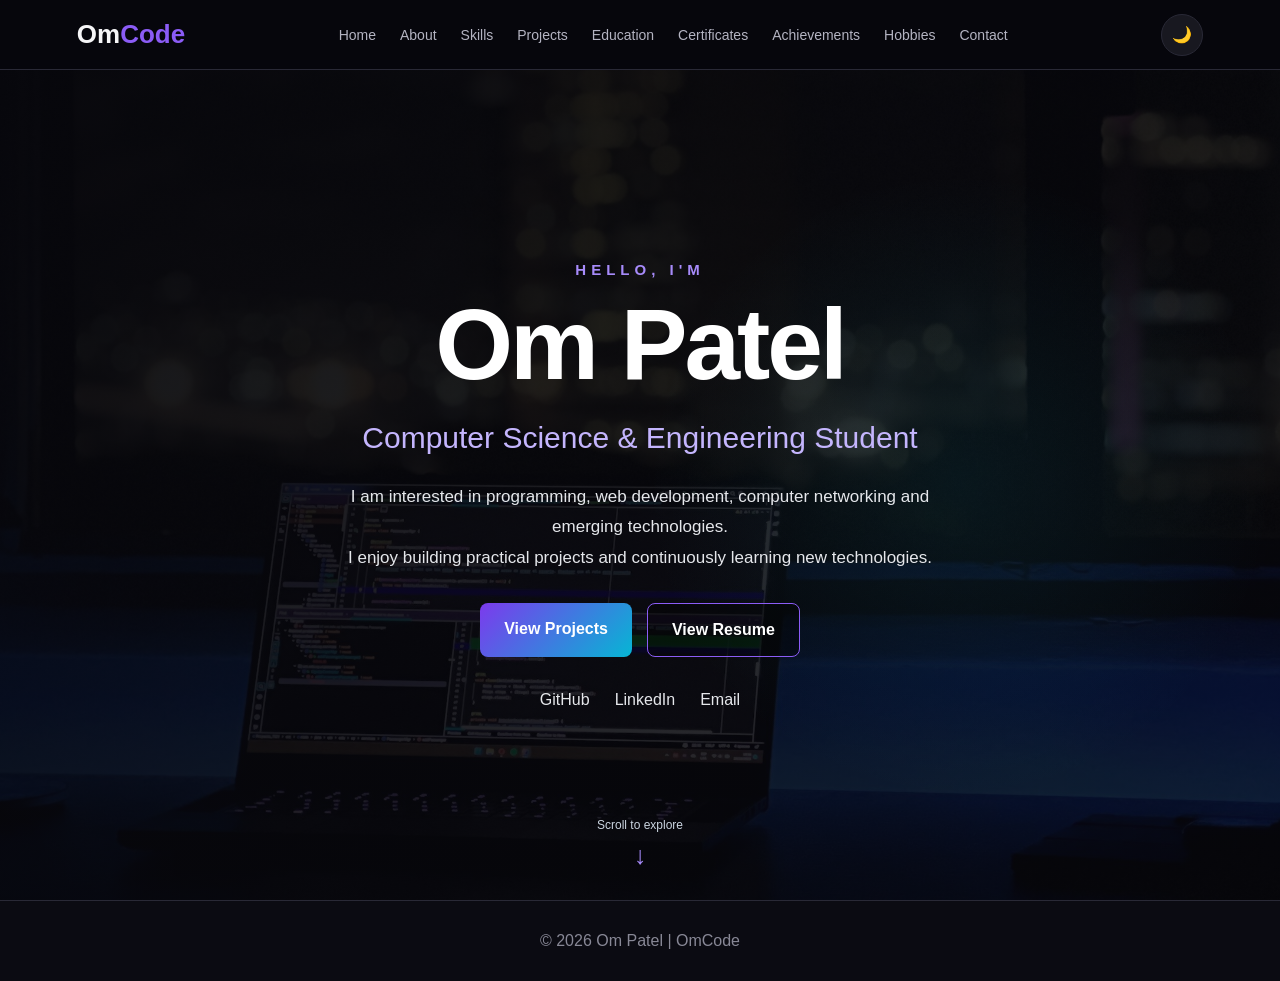
<file: index.html>
<!DOCTYPE html>
<html lang="en">

<head>

    <meta charset="UTF-8">

    <meta name="viewport"
          content="width=device-width, initial-scale=1.0">

    <meta name="description"
          content="Om Patel - Computer Science & Engineering Student Portfolio">

    <title>OmCode | Om Patel</title>

    <link rel="stylesheet" href="css/style.css">

</head>


<body>

<!-- ================= NAVBAR ================= -->

<header class="navbar">

    <a href="index.html" class="logo">
        Om<span>Code</span>
    </a>


    <button class="menu-btn"
            onclick="toggleMenu()">
        ☰
    </button>


    <nav>

        <ul class="nav-links" id="navLinks">

            <li>
                <a href="index.html">Home</a>
            </li>

            <li>
                <a href="about.html">About</a>
            </li>

            <li>
                <a href="skills.html">Skills</a>
            </li>

            <li>
                <a href="projects.html">Projects</a>
            </li>

            <li>
                <a href="education.html">Education</a>
            </li>

            <li>
                <a href="certificates.html">Certificates</a>
            </li>

            <li>
                <a href="achievements.html">Achievements</a>
            </li>

            <li>
                <a href="hobbies.html">Hobbies</a>
            </li>

            <li>
                <a href="contact.html">Contact</a>
            </li>

        </ul>

    </nav>


    <button class="theme-btn"
            onclick="toggleTheme()">
        🌙
    </button>

</header>



<!-- ================= HOME ================= -->

<main>

<section class="home">

    <!-- Background overlay -->

    <div class="home-overlay"></div>


    <div class="home-content">


        <p class="welcome">
            HELLO, I'M
        </p>


        <h1>
            Om Patel
        </h1>


        <h2>
            Computer Science & Engineering Student
        </h2>


        <p class="intro">

            I am interested in programming,
            web development, computer networking
            and emerging technologies.

            <br>

            I enjoy building practical projects
            and continuously learning new
            technologies.

        </p>


        <!-- BUTTONS -->

        <div class="home-buttons">

            <a href="projects.html"
               class="home-btn primary">
                View Projects
            </a>


            <a href="resume/Om_Patel_Resume.pdf"
               target="_blank"
               class="home-btn secondary">
                View Resume
            </a>

        </div>


        <!-- SOCIAL LINKS -->

        <div class="home-social">

            <a href="https://github.com/ompatel5426-cse"
               target="_blank">
                GitHub
            </a>


            <a href="https://www.linkedin.com/in/om-patel-691848372/"
               target="_blank">
                LinkedIn
            </a>


            <a href="om.patel.2862@gmail.com">
                Email
            </a>

        </div>


    </div>


    <!-- SCROLL INDICATOR -->

    <div class="scroll-down">

        <span>Scroll to explore</span>

        <div>↓</div>

    </div>


</section>

</main>



<!-- ================= FOOTER ================= -->

<footer>

    <p>
        © 2026 Om Patel | OmCode
    </p>

</footer>


<script src="js/script.js"></script>

</body>

</html>
</file>
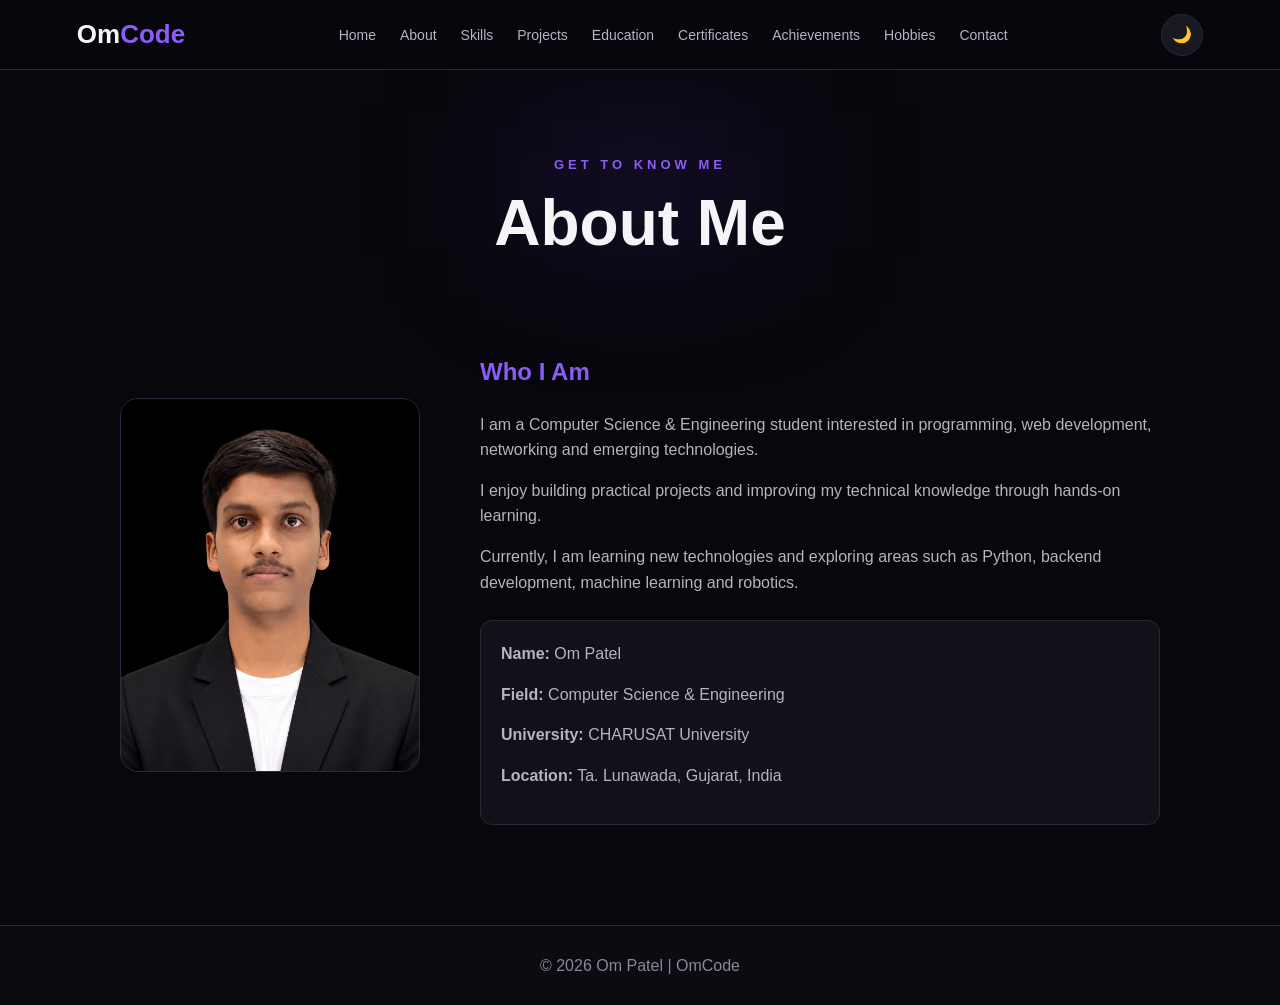
<file: about.html>
<!DOCTYPE html>
<html lang="en">
<head>

    <meta charset="UTF-8">
    <meta name="viewport" content="width=device-width, initial-scale=1.0">

    <title>About | OmCode</title>

    <link rel="stylesheet" href="css/style.css">

</head>

<body>

<header>
    <nav class="navbar">

        <a href="index.html" class="logo">
            Om<span>Code</span>
        </a>

        <button class="menu-btn" onclick="toggleMenu()">☰</button>

        <ul class="nav-links" id="navLinks">
            <li><a href="index.html">Home</a></li>
            <li><a href="about.html">About</a></li>
            <li><a href="skills.html">Skills</a></li>
            <li><a href="projects.html">Projects</a></li>
            <li><a href="education.html">Education</a></li>
            <li><a href="certificates.html">Certificates</a></li>
            <li><a href="achievements.html">Achievements</a></li>
            <li><a href="hobbies.html">Hobbies</a></li>
            <li><a href="contact.html">Contact</a></li>
        </ul>

        <button class="theme-btn" onclick="toggleTheme()">🌙</button>

    </nav>
</header>


<main>

<section class="page-header">

    <p class="small-title">GET TO KNOW ME</p>

    <h1>About Me</h1>

</section>


<section class="about-section">

    <div class="about-image">

        <img src="images/profile.jpg"
             alt="Om Patel">

    </div>


    <div class="about-text">

        <h2>Who I Am</h2>

        <p>
            I am a Computer Science & Engineering student
            interested in programming, web development,
            networking and emerging technologies.
        </p>

        <p>
            I enjoy building practical projects and
            improving my technical knowledge through
            hands-on learning.
        </p>

        <p>
            Currently, I am learning new technologies and
            exploring areas such as Python, backend
            development, machine learning and robotics.
        </p>


        <div class="about-details">

            <p><strong>Name:</strong> Om Patel</p>

            <p>
                <strong>Field:</strong>
                Computer Science & Engineering
            </p>

            <p>
                <strong>University:</strong>
                CHARUSAT University
            </p>

            <p>
                <strong>Location:</strong>
                Ta. Lunawada, Gujarat, India
            </p>

        </div>

    </div>

</section>

</main>


<footer>
    <p>© 2026 Om Patel | OmCode</p>
</footer>


<script src="js/script.js"></script>

</body>
</html>
</file>
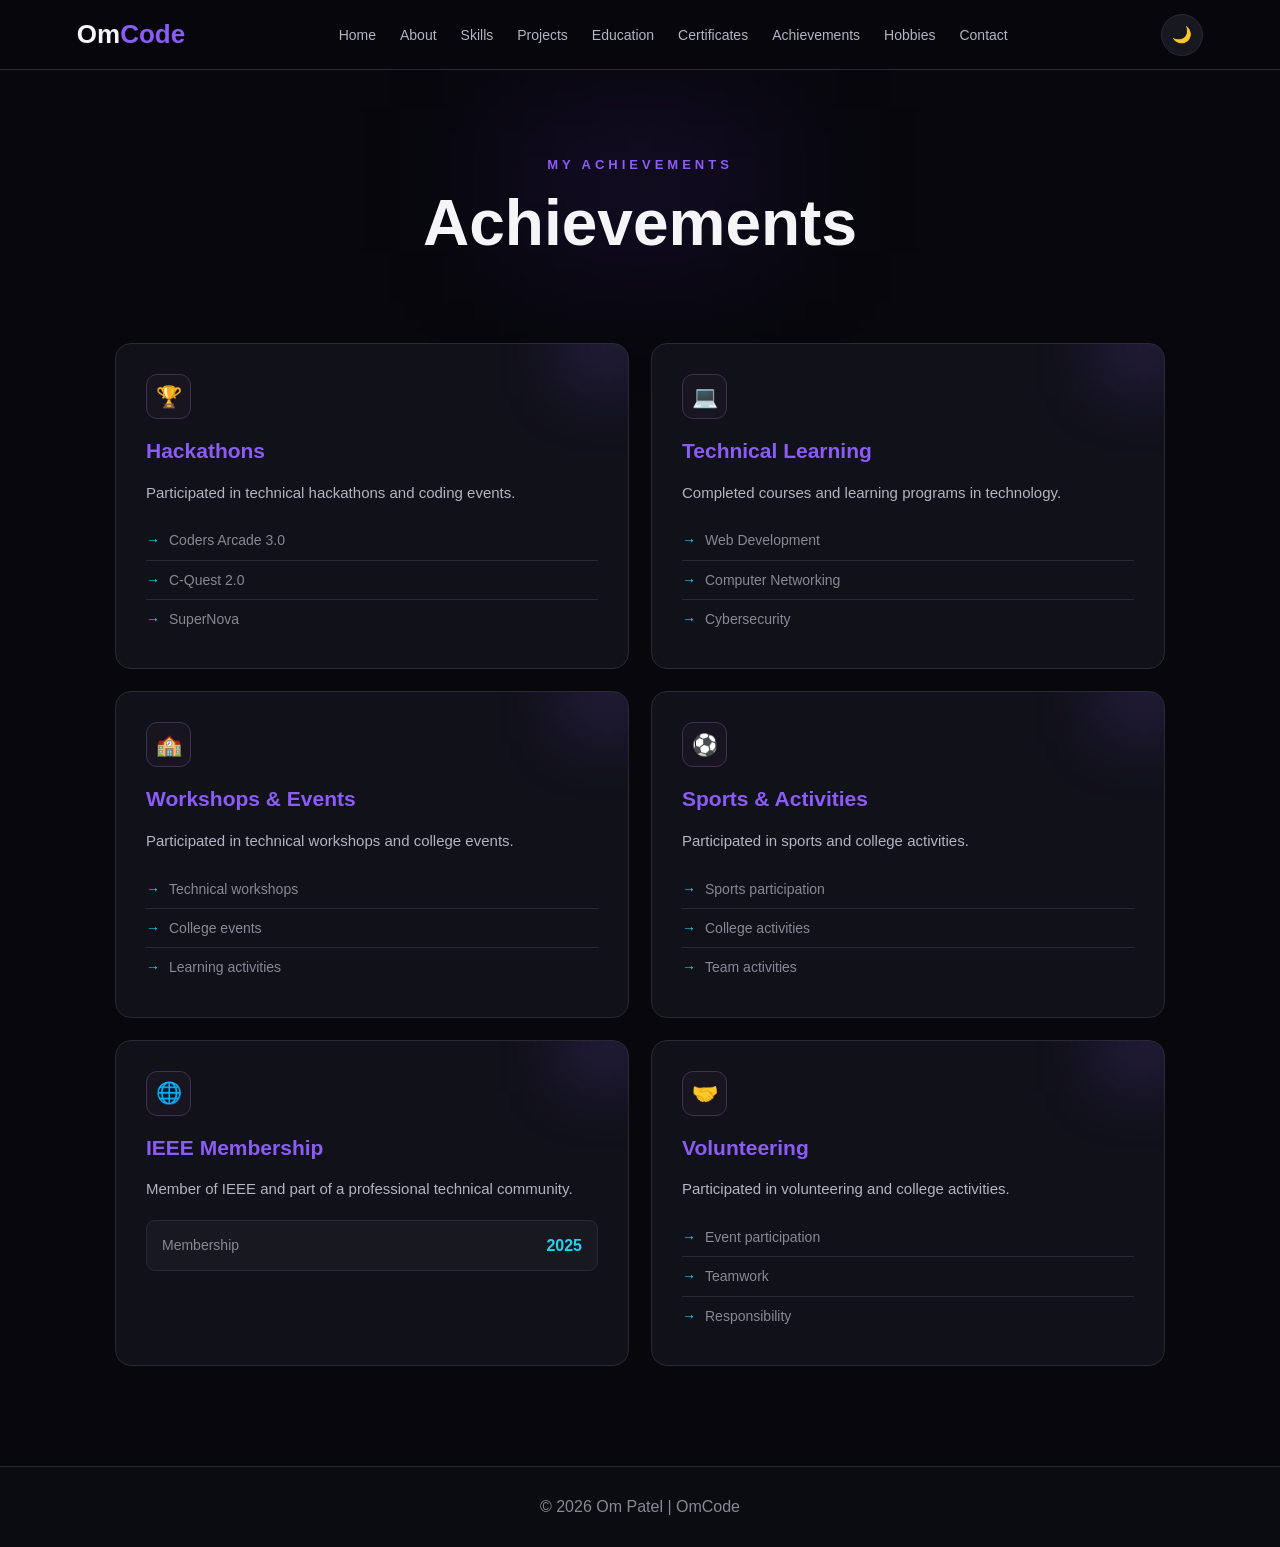
<file: achievements.html>
<!DOCTYPE html>
<html lang="en">

<head>

<meta charset="UTF-8">

<meta name="viewport"
      content="width=device-width, initial-scale=1.0">

<title>Achievements | OmCode</title>

<link rel="stylesheet"
      href="css/style.css">

</head>


<body>


<header>

<nav class="navbar">


<a href="index.html"
   class="logo">
   Om<span>Code</span>
</a>


<button class="menu-btn"
        onclick="toggleMenu()">☰</button>


<ul class="nav-links"
    id="navLinks">

<li><a href="index.html">Home</a></li>

<li><a href="about.html">About</a></li>

<li><a href="skills.html">Skills</a></li>

<li><a href="projects.html">Projects</a></li>

<li><a href="education.html">Education</a></li>

<li><a href="certificates.html">Certificates</a></li>

<li><a href="achievements.html">Achievements</a></li>

<li><a href="hobbies.html">Hobbies</a></li>

<li><a href="contact.html">Contact</a></li>

</ul>


<button class="theme-btn"
        onclick="toggleTheme()">🌙</button>


</nav>

</header>



<main>


<!-- PAGE HEADER -->

<section class="page-header">

<p class="small-title">
MY ACHIEVEMENTS
</p>

<h1>
Achievements
</h1>

</section>



<!-- ACHIEVEMENTS -->

<section class="achievement-grid">


    <!-- HACKATHONS -->

    <div class="achievement-card">

        <div class="achievement-icon">🏆</div>

        <h2>Hackathons</h2>

        <p class="achievement-intro">
            Participated in technical hackathons and coding events.
        </p>

        <ul>
            <li>Coders Arcade 3.0</li>
            <li>C-Quest 2.0</li>
            <li>SuperNova</li>
        </ul>

    </div>



    <!-- TECHNICAL LEARNING -->

    <div class="achievement-card">

        <div class="achievement-icon">💻</div>

        <h2>Technical Learning</h2>

        <p class="achievement-intro">
            Completed courses and learning programs in technology.
        </p>

        <ul>
            <li>Web Development</li>
            <li>Computer Networking</li>
            <li>Cybersecurity</li>
        </ul>

    </div>



    <!-- WORKSHOPS -->

    <div class="achievement-card">

        <div class="achievement-icon">🏫</div>

        <h2>Workshops & Events</h2>

        <p class="achievement-intro">
            Participated in technical workshops and college events.
        </p>

        <ul>
            <li>Technical workshops</li>
            <li>College events</li>
            <li>Learning activities</li>
        </ul>

    </div>



    <!-- SPORTS -->

    <div class="achievement-card">

        <div class="achievement-icon">⚽</div>

        <h2>Sports & Activities</h2>

        <p class="achievement-intro">
            Participated in sports and college activities.
        </p>

        <ul>
            <li>Sports participation</li>
            <li>College activities</li>
            <li>Team activities</li>
        </ul>

    </div>



    <!-- IEEE -->

    <div class="achievement-card">

        <div class="achievement-icon">🌐</div>

        <h2>IEEE Membership</h2>

        <p class="achievement-intro">
            Member of IEEE and part of a professional technical community.
        </p>

        <div class="achievement-info">
            <span>Membership</span>
            <strong>2025</strong>
        </div>

    </div>



    <!-- VOLUNTEERING -->

    <div class="achievement-card">

        <div class="achievement-icon">🤝</div>

        <h2>Volunteering</h2>

        <p class="achievement-intro">
            Participated in volunteering and college activities.
        </p>

        <ul>
            <li>Event participation</li>
            <li>Teamwork</li>
            <li>Responsibility</li>
        </ul>

    </div>


</section>

</main>



<footer>

<p>
© 2026 Om Patel | OmCode
</p>

</footer>


<script src="js/script.js"></script>

</body>

</html>
</file>
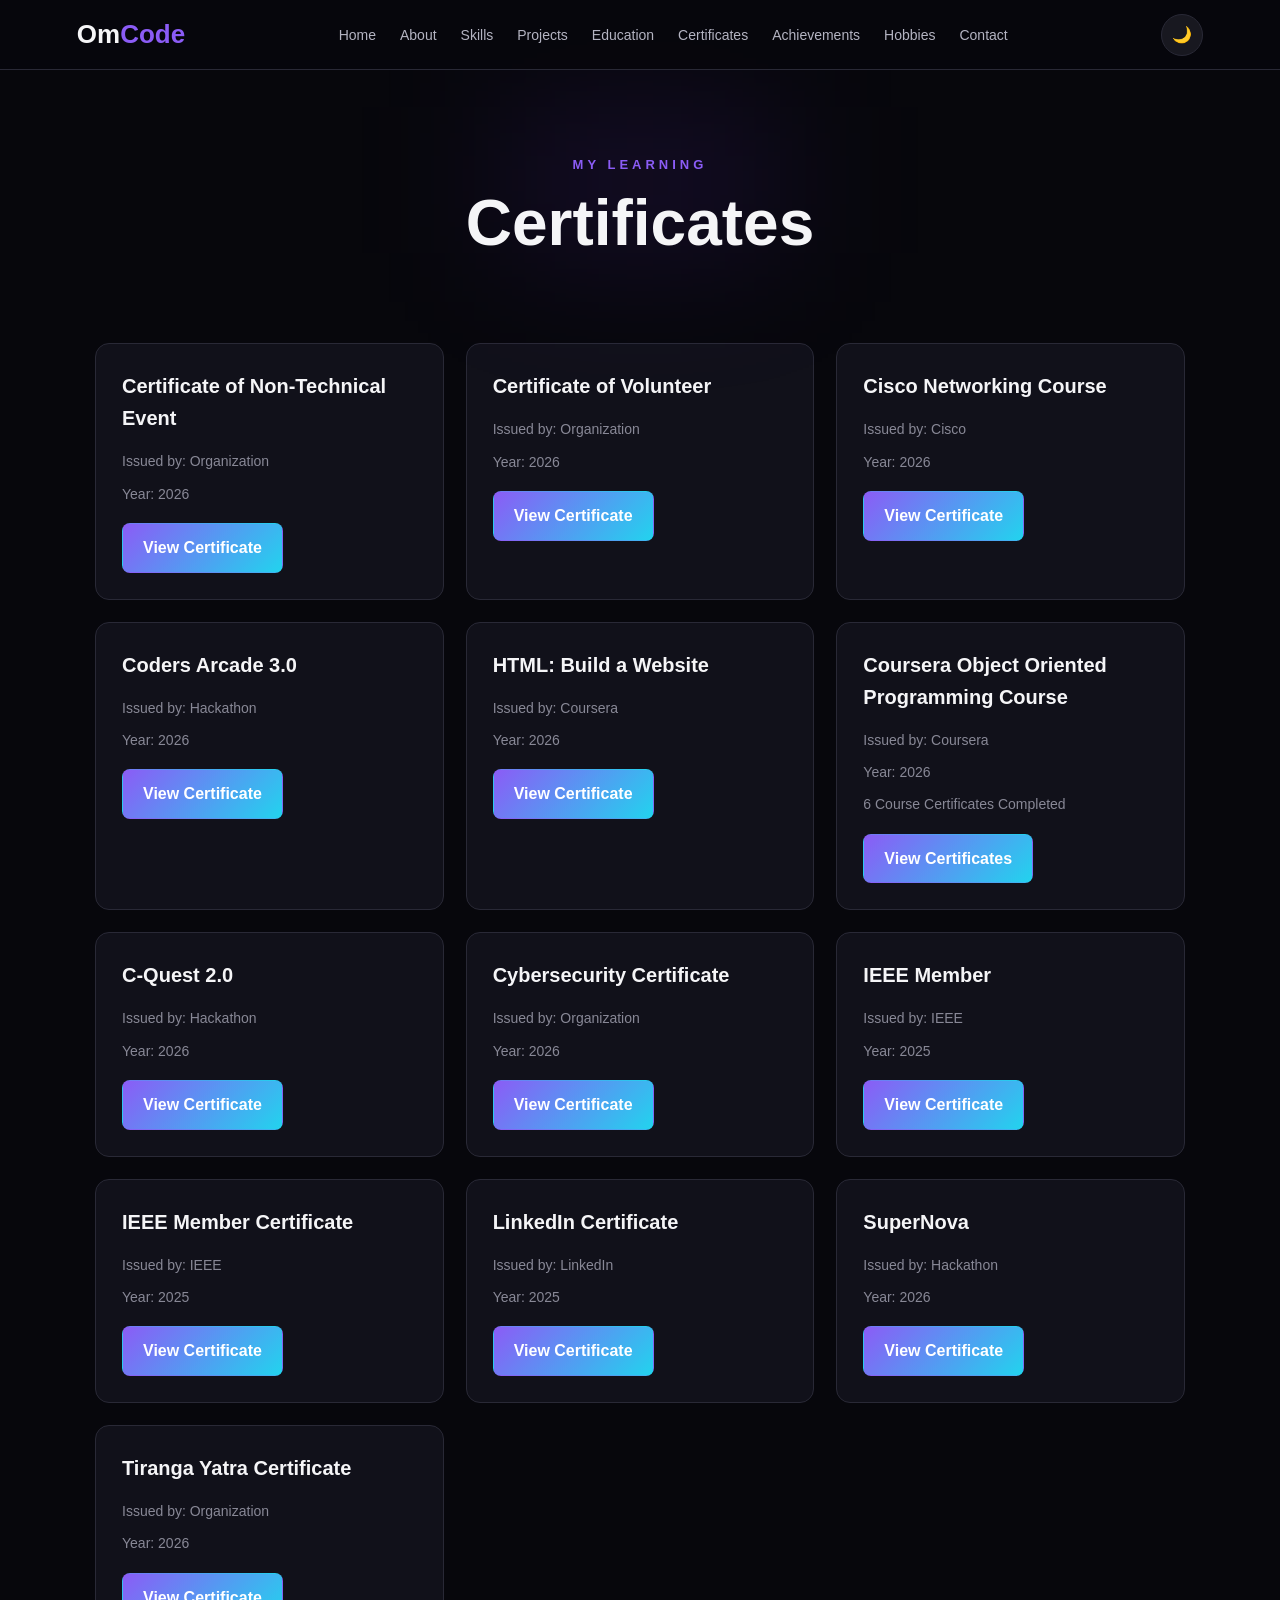
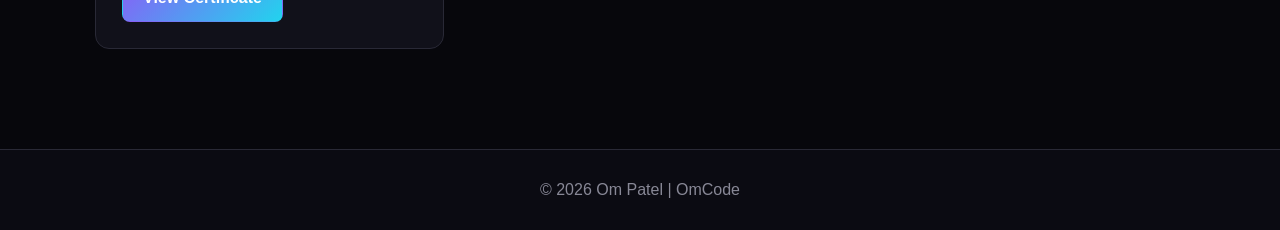
<file: certificates.html>
<!DOCTYPE html>
<html lang="en">

<head>

<meta charset="UTF-8">

<meta name="viewport"
      content="width=device-width, initial-scale=1.0">

<title>Certificates | OmCode</title>

<link rel="stylesheet"
      href="css/style.css">

</head>


<body>


<header>

<nav class="navbar">

<a href="index.html"
   class="logo">
   Om<span>Code</span>
</a>


<button class="menu-btn"
        onclick="toggleMenu()">☰</button>


<ul class="nav-links"
    id="navLinks">

<li><a href="index.html">Home</a></li>
<li><a href="about.html">About</a></li>
<li><a href="skills.html">Skills</a></li>
<li><a href="projects.html">Projects</a></li>
<li><a href="education.html">Education</a></li>
<li><a href="certificates.html">Certificates</a></li>
<li><a href="achievements.html">Achievements</a></li>
<li><a href="hobbies.html">Hobbies</a></li>
<li><a href="contact.html">Contact</a></li>

</ul>


<button class="theme-btn"
        onclick="toggleTheme()">🌙</button>

</nav>

</header>


<main>


<!-- PAGE HEADER -->

<section class="page-header">

<p class="small-title">MY LEARNING</p>

<h1>Certificates</h1>

</section>



<!-- CERTIFICATES -->

<section class="certificate-grid">


<!-- 1 -->

<div class="certificate-card">

<h2>Certificate of Non-Technical Event</h2>

<p>
   Issued by: Organization
</p>

<p>
   Year: 2026
</p>

<a href="certificates/non-technical-event.pdf"
   target="_blank"
   class="btn">
View Certificate
</a>

</div>



<!-- 2 -->

<div class="certificate-card">

<h2>Certificate of Volunteer</h2>

<p>
   Issued by: Organization
</p>

<p>
Year: 2026
</p>

<a href="certificates/volunteer.pdf"
   target="_blank"
   class="btn">
View Certificate
</a>

</div>



<!-- 3 -->

<div class="certificate-card">

<h2>Cisco Networking Course</h2>

<p>
Issued by: Cisco
</p>

<p>
Year: 2026
</p>

<a href="certificates/cisco-networking.pdf"
   target="_blank"
   class="btn">
View Certificate
</a>

</div>



<!-- 4 -->

<div class="certificate-card">

<h2>Coders Arcade 3.0</h2>

<p>
Issued by: Hackathon
</p>

<p>
Year: 2026
</p>

<a href="certificates/coders-arcade-3.pdf"
   target="_blank"
   class="btn">
View Certificate
</a>

</div>



<!-- 5 -->

<div class="certificate-card">

<h2>HTML: Build a Website</h2>

<p>
Issued by: Coursera
</p>

<p>
Year: 2026
</p>

<a href="certificates/coursera-html.pdf"
   target="_blank"
   class="btn">
View Certificate
</a>

</div>



<!-- 6 -->

<div class="certificate-card">

    <h2>Coursera Object Oriented Programming Course</h2>

    <p>Issued by: Coursera</p>

    <p>Year: 2026</p>

    <p>6 Course Certificates Completed</p>

    <button class="btn"
            onclick="openCourseraCertificates()">
        View Certificates
    </button>

</div>


<!-- 7 -->

<div class="certificate-card">

<h2>C-Quest 2.0</h2>

<p>
Issued by: Hackathon
</p>

<p>
Year: 2026
</p>

<a href="certificates/c-quest-2.pdf"
   target="_blank"
   class="btn">
View Certificate
</a>

</div>



<!-- 8 -->

<div class="certificate-card">

<h2>Cybersecurity Certificate</h2>

<p>
Issued by: Organization
</p>

<p>
Year: 2026
</p>

<a href="certificates/cybersecurity.pdf"
   target="_blank"
   class="btn">
View Certificate
</a>

</div>



<!-- 9 -->

<div class="certificate-card">

<h2>IEEE Member</h2>

<p>
Issued by: IEEE
</p>

<p>
Year: 2025
</p>

<a href="certificates/ieee-member.pdf"
   target="_blank"
   class="btn">
View Certificate
</a>

</div>



<!-- 10 -->

<div class="certificate-card">

<h2>IEEE Member Certificate</h2>

<p>
Issued by: IEEE
</p>

<p>
Year: 2025
</p>

<a href="certificates/ieee-member-2.pdf"
   target="_blank"
   class="btn">
View Certificate
</a>

</div>



<!-- 11 -->

<div class="certificate-card">

<h2>LinkedIn Certificate</h2>

<p>
Issued by: LinkedIn
</p>

<p>
Year: 2025
</p>

<a href="certificates/linkedin.pdf"
   target="_blank"
   class="btn">
View Certificate
</a>

</div>



<!-- 12 -->

<div class="certificate-card">

<h2>SuperNova</h2>

<p>
Issued by: Hackathon
</p>

<p>
Year: 2026
</p>

<a href="certificates/supernova.pdf"
   target="_blank"
   class="btn">
View Certificate
</a>

</div>



<!-- 13 -->

<div class="certificate-card">

<h2>Tiranga Yatra Certificate</h2>

<p>
Issued by: Organization
</p>

<p>
Year: 2026
</p>

<a href="certificates/tiranga-yatra.pdf"
   target="_blank"
   class="btn">
View Certificate
</a>

</div>


</section>

</main>



<footer>

<p>© 2026 Om Patel | OmCode</p>

</footer>


<script src="js/script.js"></script>

</body>

</html>
</file>
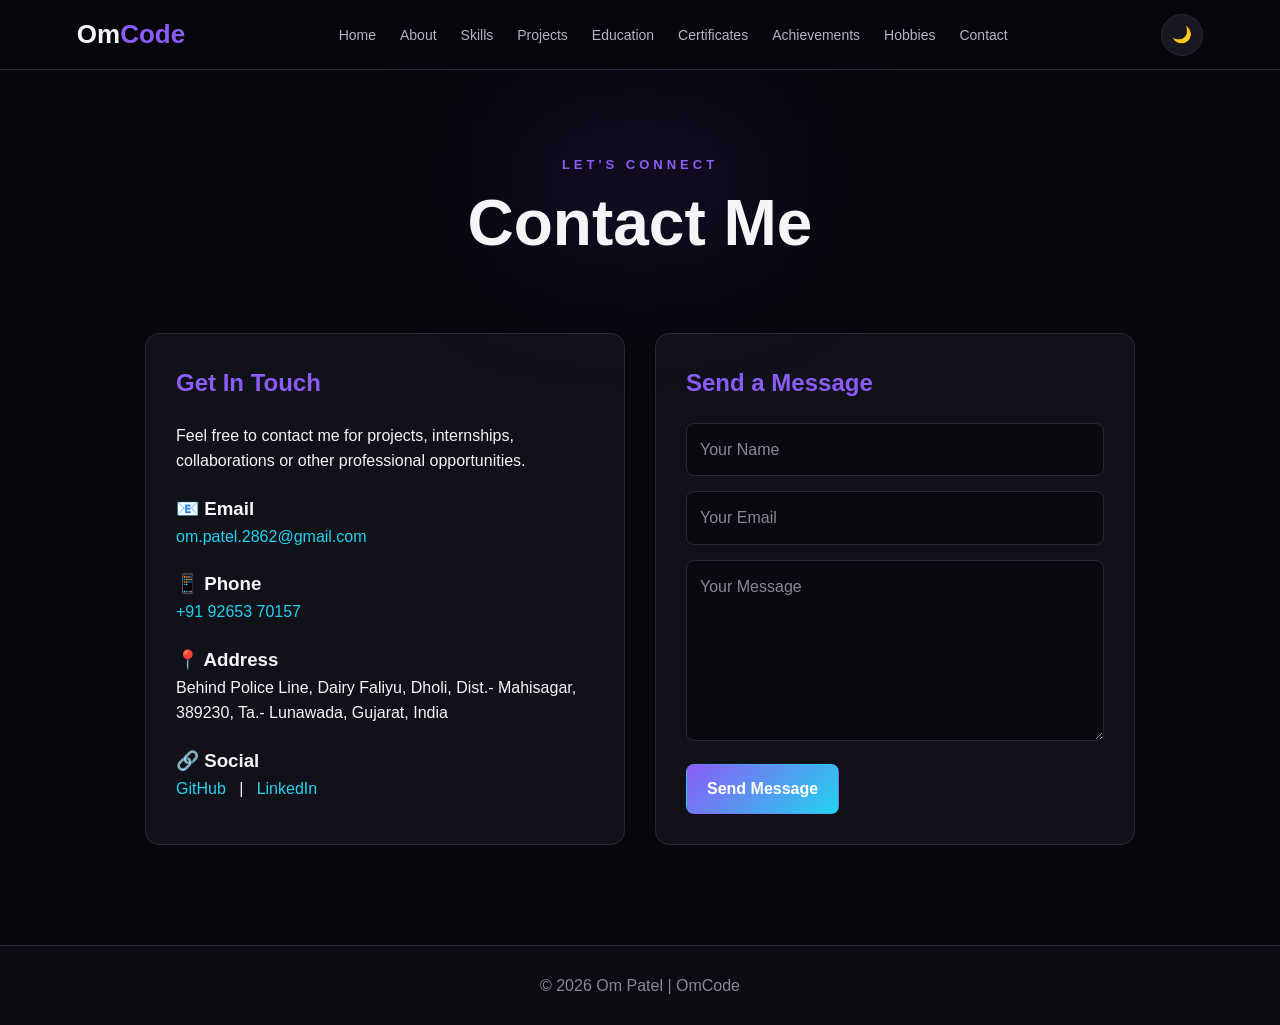
<file: contact.html>
<!DOCTYPE html>
<html lang="en">

<head>

<meta charset="UTF-8">

<meta name="viewport"
      content="width=device-width, initial-scale=1.0">

<title>Contact | OmCode</title>

<link rel="stylesheet"
      href="css/style.css">

</head>


<body>

<header>

<nav class="navbar">

<a href="index.html"
   class="logo">
   Om<span>Code</span>
</a>

<button class="menu-btn"
        onclick="toggleMenu()">☰</button>

<ul class="nav-links"
    id="navLinks">

<li><a href="index.html">Home</a></li>
<li><a href="about.html">About</a></li>
<li><a href="skills.html">Skills</a></li>
<li><a href="projects.html">Projects</a></li>
<li><a href="education.html">Education</a></li>
<li><a href="certificates.html">Certificates</a></li>
<li><a href="achievements.html">Achievements</a></li>
<li><a href="hobbies.html">Hobbies</a></li>
<li><a href="contact.html">Contact</a></li>

</ul>

<button class="theme-btn"
        onclick="toggleTheme()">🌙</button>

</nav>

</header>


<main>

<section class="page-header">

<p class="small-title">LET'S CONNECT</p>

<h1>Contact Me</h1>

</section>


<section class="contact-container">


<div class="contact-info">

<h2>Get In Touch</h2>

<p>
Feel free to contact me for projects,
internships, collaborations or other
professional opportunities.
</p>


<div class="contact-item">

<h3>📧 Email</h3>

<a href="mailto:YOUR_EMAIL@gmail.com">
om.patel.2862@gmail.com
</a>

</div>


<div class="contact-item">

<h3>📱 Phone</h3>

<a href="tel:+919265370157">
+91 92653 70157
</a>

</div>


<div class="contact-item">

<h3>📍 Address</h3>

<p>
Behind Police Line, Dairy Faliyu, Dholi, Dist.- Mahisagar, 389230, Ta.- Lunawada, Gujarat, India
</p>

</div>


<div class="contact-item">

<h3>🔗 Social</h3>

<a href="https://github.com/ompatel5426-cse"
   target="_blank">
GitHub
</a>

&nbsp; | &nbsp;

<a href="https://www.linkedin.com/in/om-patel-691848372/"
   target="_blank">
LinkedIn
</a>

</div>

</div>


<div class="contact-form">

    <form action="php/process.php" method="POST">

        <h2>Send a Message</h2>

        <input
            type="text"
            name="name"
            placeholder="Your Name"
            required>

        <input
            type="email"
            name="email"
            placeholder="Your Email"
            required>

        <textarea
            name="message"
            rows="6"
            placeholder="Your Message"
            required></textarea>

        <button type="submit" class="btn">
            Send Message
        </button>

    </form>

</div>


</section>

</main>


<footer>

<p>© 2026 Om Patel | OmCode</p>

</footer>


<script src="js/script.js"></script>

</body>

</html>
</file>
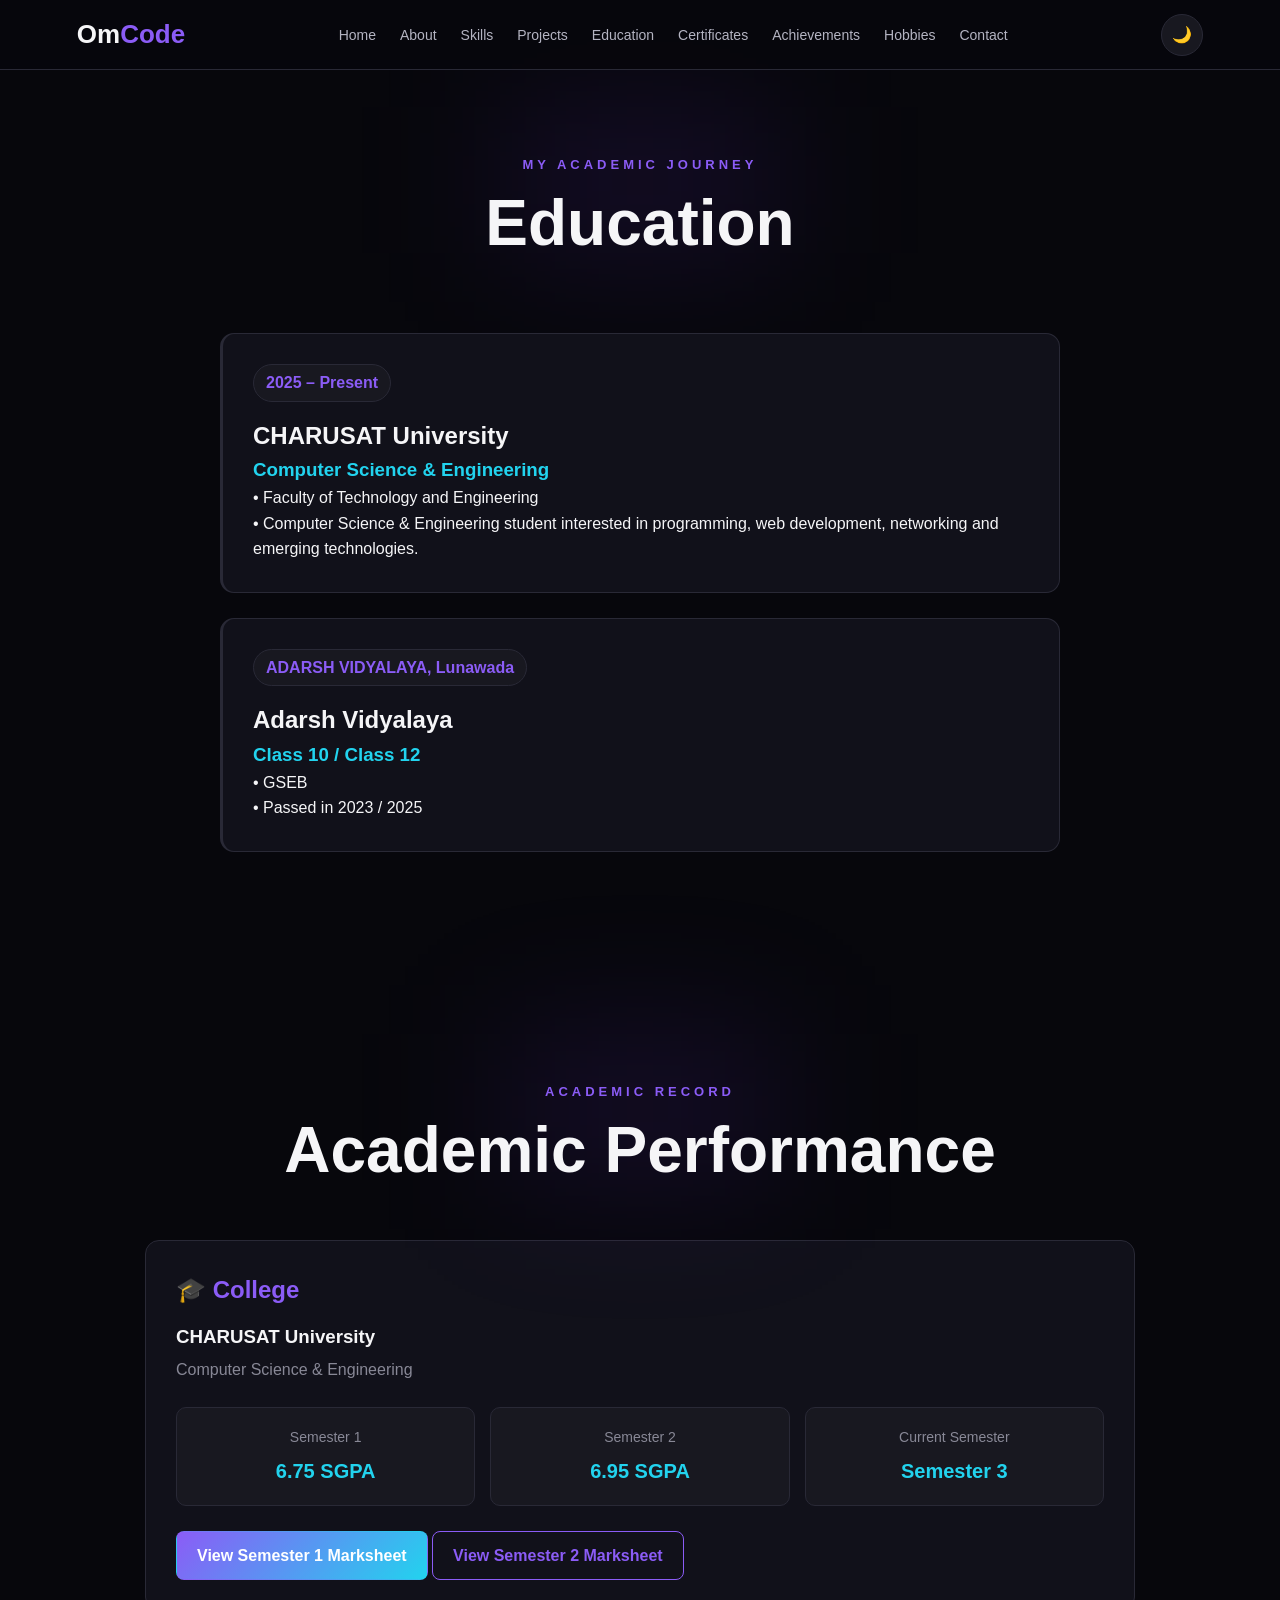
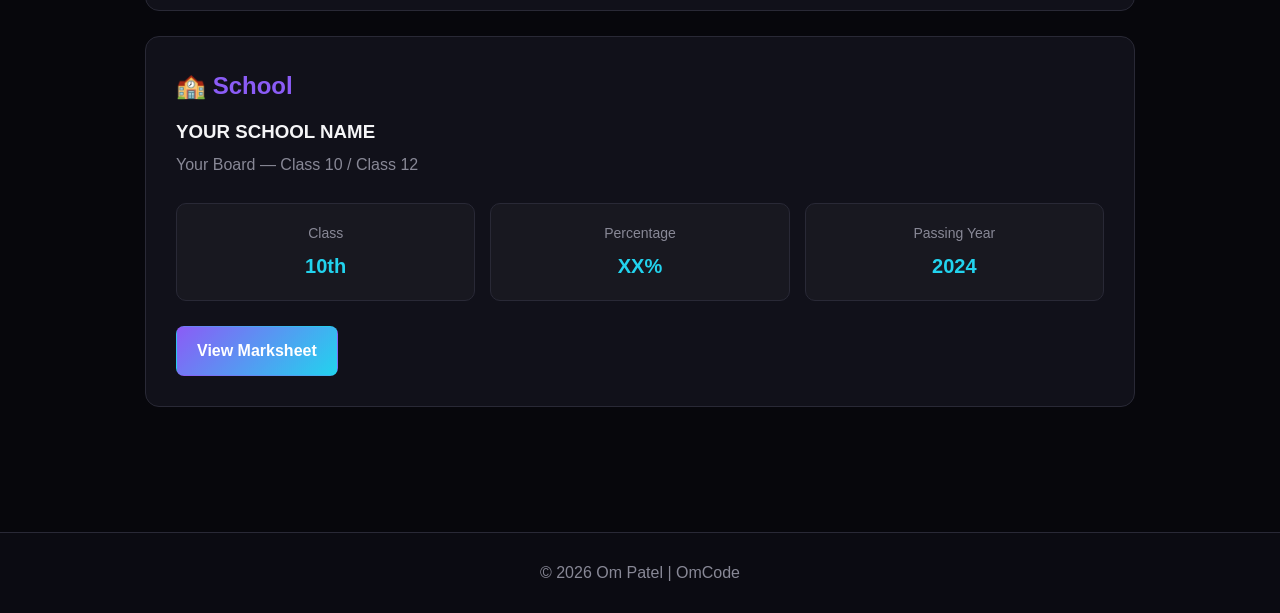
<file: education.html>
<!DOCTYPE html>
<html lang="en">

<head>

<meta charset="UTF-8">

<meta name="viewport"
      content="width=device-width, initial-scale=1.0">

<title>Education | OmCode</title>

<link rel="stylesheet"
      href="css/style.css">

</head>


<body>

<header>

<nav class="navbar">

<a href="index.html"
   class="logo">
   Om<span>Code</span>
</a>

<button class="menu-btn"
        onclick="toggleMenu()">☰</button>

<ul class="nav-links"
    id="navLinks">

<li><a href="index.html">Home</a></li>

<li><a href="about.html">About</a></li>

<li><a href="skills.html">Skills</a></li>

<li><a href="projects.html">Projects</a></li>

<li><a href="education.html">Education</a></li>

<li><a href="certificates.html">Certificates</a></li>

<li><a href="achievements.html">Achievements</a></li>

<li><a href="hobbies.html">Hobbies</a></li>

<li><a href="contact.html">Contact</a></li>

</ul>

<button class="theme-btn"
        onclick="toggleTheme()">🌙</button>

</nav>

</header>


<main>


<!-- =========================
     EDUCATION
========================= -->

<section class="page-header">

<p class="small-title">
MY ACADEMIC JOURNEY
</p>

<h1>
Education
</h1>

</section>


<section class="timeline">


<!-- COLLEGE -->

<div class="education-card">

<span class="education-year">
2025 – Present
</span>

<h2>
CHARUSAT University
</h2>

<h3>
Computer Science & Engineering
</h3>

<p> &bull; Faculty of Technology and Engineering </p>
<p> &bull; Computer Science & Engineering student interested in programming, web development, networking and emerging technologies. </p>

</div>


<!-- SCHOOL -->

<div class="education-card">

<span class="education-year">
ADARSH VIDYALAYA, Lunawada
</span>

<h2>
Adarsh Vidyalaya
</h2>

<h3>
Class 10 / Class 12
</h3>

<p> &bull; GSEB </p>
<p> &bull; Passed in 2023 / 2025 </p>

</div>


</section>



<!-- =========================
     ACADEMIC PERFORMANCE
========================= -->

<section class="academic-performance">


<div class="page-header">

<p class="small-title">
ACADEMIC RECORD
</p>

<h1>
Academic Performance
</h1>

</div>



<!-- =========================
     COLLEGE MARKS
========================= -->

<div class="academic-card">

<h2>
🎓 College
</h2>

<h3>
CHARUSAT University
</h3>

<p>
Computer Science & Engineering
</p>


<div class="marks-grid">


<div class="marks-item">

<span>
Semester 1
</span>

<strong>
6.75 SGPA
</strong>

</div>


<div class="marks-item">

<span>
Semester 2
</span>

<strong>
6.95 SGPA
</strong>

</div>


<div class="marks-item">

<span>
Current Semester
</span>

<strong>
Semester 3
</strong>

</div>


</div>


<a href="documents/academic/college-sem1.pdf"
   target="_blank"
   class="btn">

View Semester 1 Marksheet

</a>


<a href="documents/academic/college-sem2.pdf"
   target="_blank"
   class="btn secondary">

View Semester 2 Marksheet

</a>


</div>



<!-- =========================
     SCHOOL MARKS
========================= -->

<div class="academic-card">

<h2>
🏫 School
</h2>

<h3>
YOUR SCHOOL NAME
</h3>

<p>
Your Board — Class 10 / Class 12
</p>


<div class="marks-grid">


<div class="marks-item">

<span>
Class
</span>

<strong>
10th
</strong>

</div>


<div class="marks-item">

<span>
Percentage
</span>

<strong>
XX%
</strong>

</div>


<div class="marks-item">

<span>
Passing Year
</span>

<strong>
2024
</strong>

</div>
</div>

<a href="documents/academic/school-10th.pdf"
   target="_blank"
   class="btn">

View Marksheet

</a>


</div>
</section>
</main>

<footer>

<p>
© 2026 Om Patel | OmCode
</p>

</footer>


<script src="js/script.js"></script>

</body>

</html>
</file>
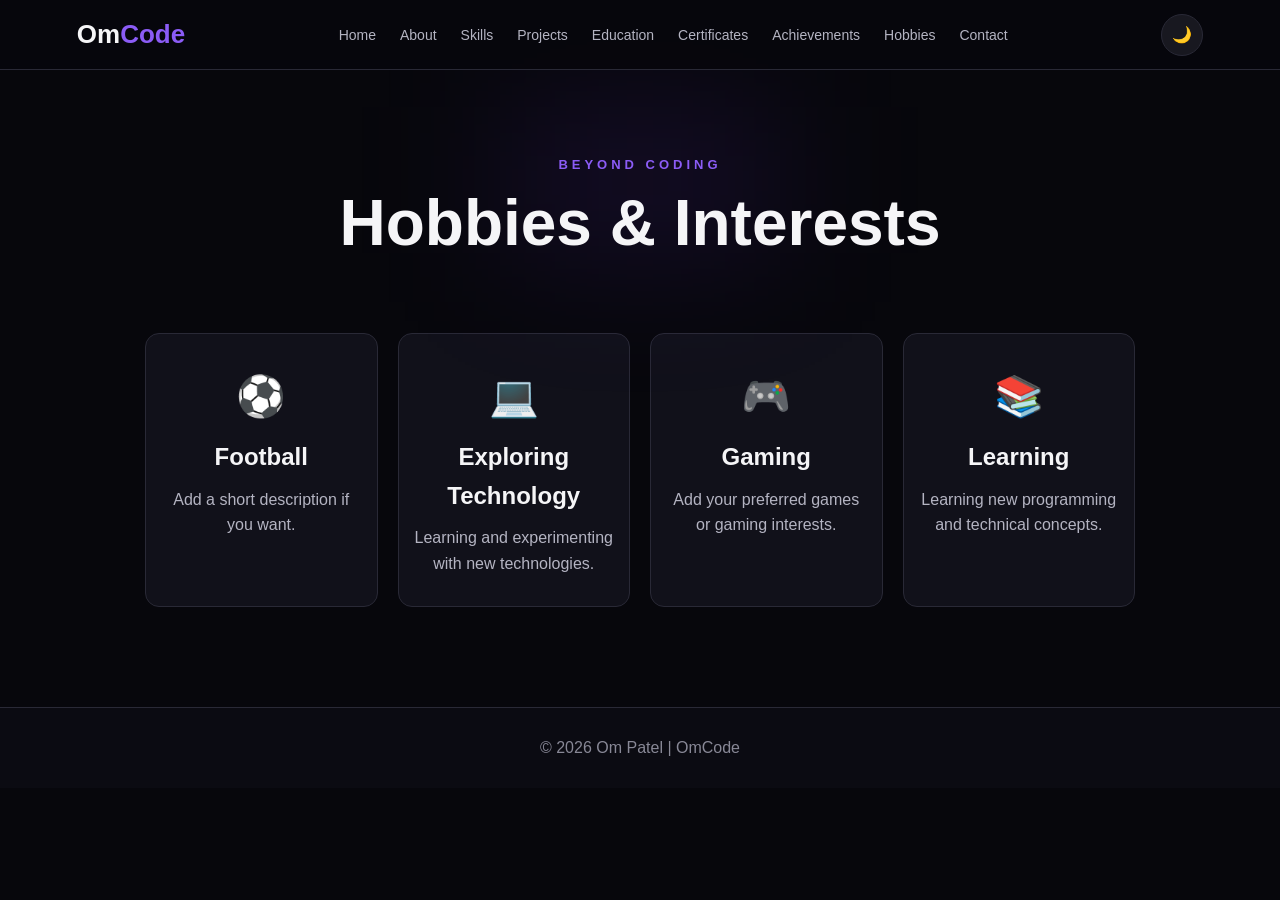
<file: hobbies.html>
<!DOCTYPE html>
<html lang="en">

<head>

<meta charset="UTF-8">

<meta name="viewport"
      content="width=device-width, initial-scale=1.0">

<title>Hobbies | OmCode</title>

<link rel="stylesheet"
      href="css/style.css">

</head>


<body>

<header>

<nav class="navbar">

<a href="index.html"
   class="logo">
   Om<span>Code</span>
</a>

<button class="menu-btn"
        onclick="toggleMenu()">☰</button>

<ul class="nav-links"
    id="navLinks">

<li><a href="index.html">Home</a></li>
<li><a href="about.html">About</a></li>
<li><a href="skills.html">Skills</a></li>
<li><a href="projects.html">Projects</a></li>
<li><a href="education.html">Education</a></li>
<li><a href="certificates.html">Certificates</a></li>
<li><a href="achievements.html">Achievements</a></li>
<li><a href="hobbies.html">Hobbies</a></li>
<li><a href="contact.html">Contact</a></li>

</ul>

<button class="theme-btn"
        onclick="toggleTheme()">🌙</button>

</nav>

</header>


<main>

<section class="page-header">

<p class="small-title">BEYOND CODING</p>

<h1>Hobbies & Interests</h1>

</section>


<section class="hobby-grid">

<div class="hobby-card">
<span>⚽</span>
<h2>Football</h2>
<p>Add a short description if you want.</p>
</div>


<div class="hobby-card">
<span>💻</span>
<h2>Exploring Technology</h2>
<p>Learning and experimenting with new technologies.</p>
</div>


<div class="hobby-card">
<span>🎮</span>
<h2>Gaming</h2>
<p>Add your preferred games or gaming interests.</p>
</div>


<div class="hobby-card">
<span>📚</span>
<h2>Learning</h2>
<p>Learning new programming and technical concepts.</p>
</div>

</section>

</main>


<footer>

<p>© 2026 Om Patel | OmCode</p>

</footer>


<script src="js/script.js"></script>

</body>

</html>
</file>
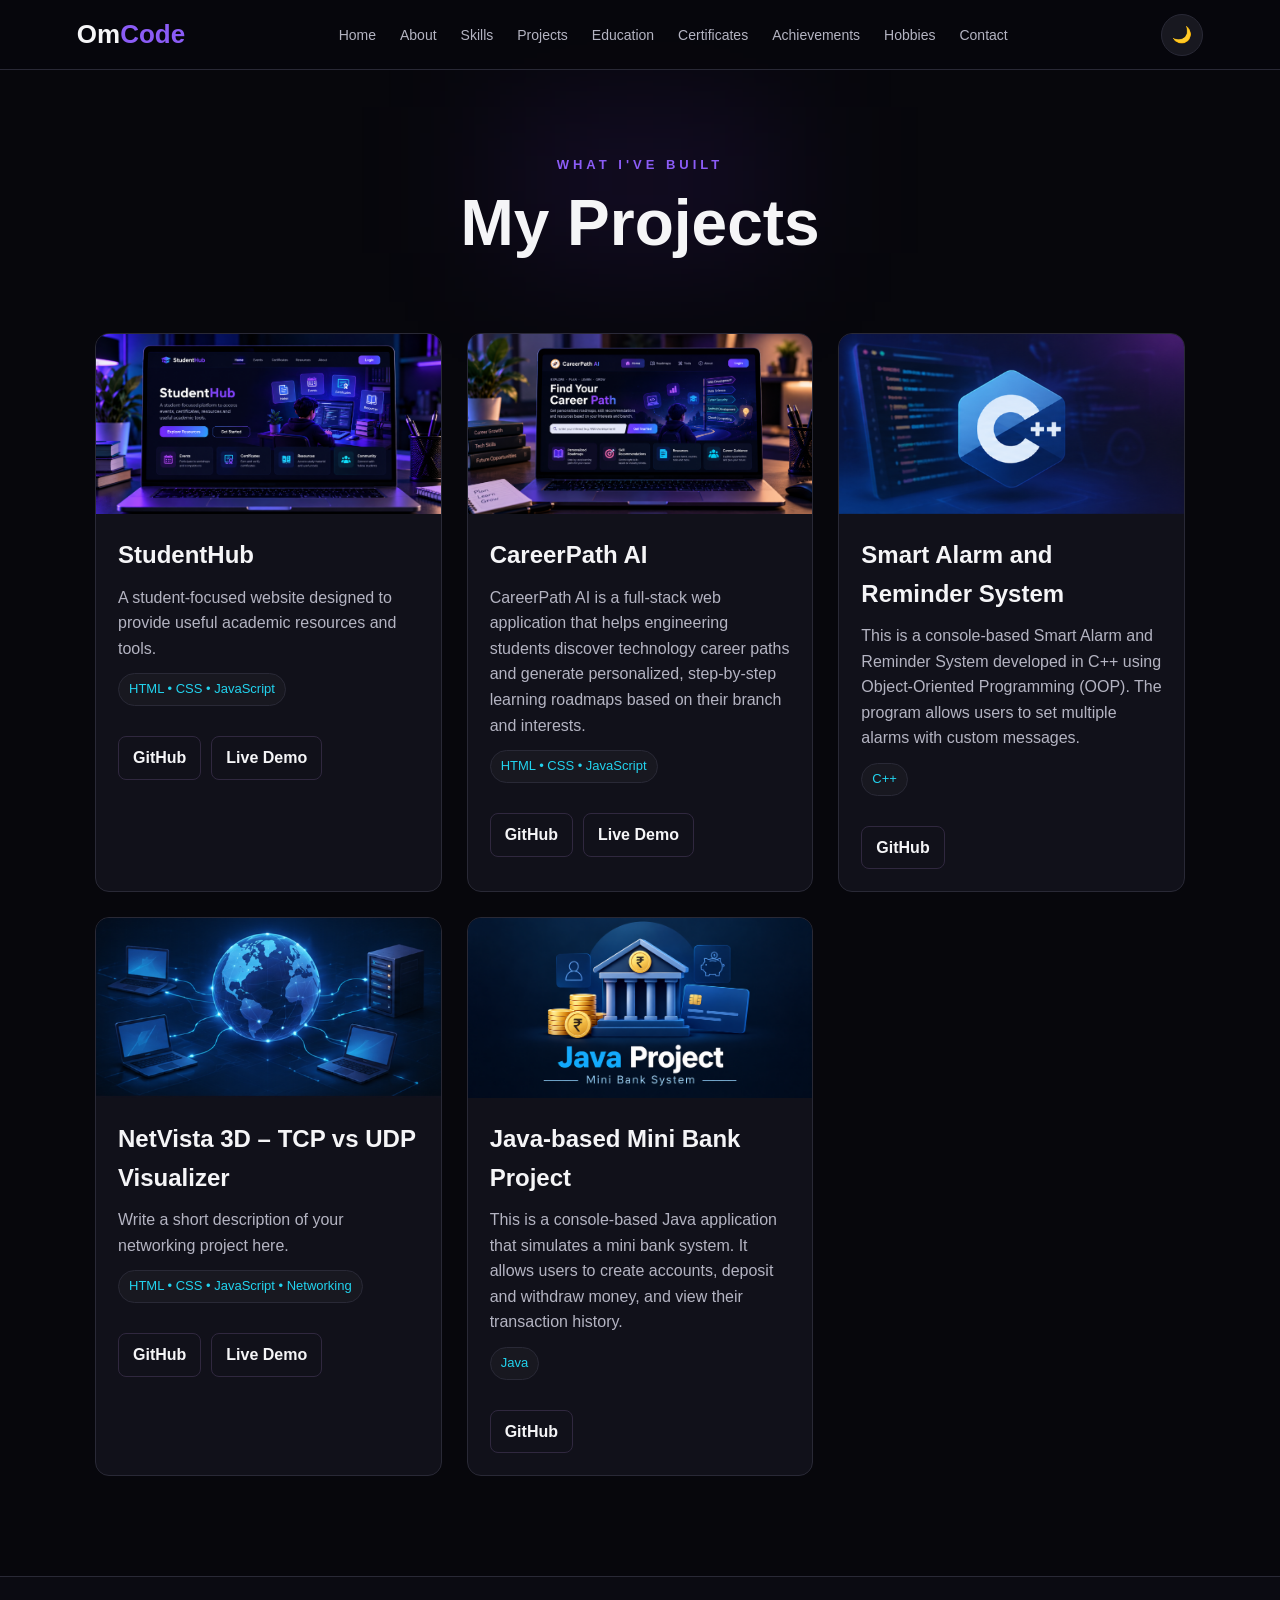
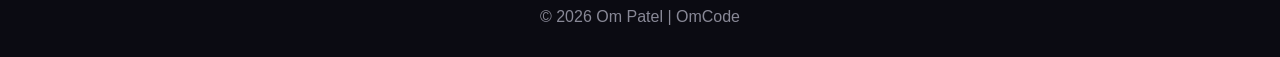
<file: projects.html>
<!DOCTYPE html>
<html lang="en">

<head>

<meta charset="UTF-8">

<meta name="viewport"
      content="width=device-width, initial-scale=1.0">

<title>Projects | OmCode</title>

<link rel="stylesheet"
      href="css/style.css">

</head>


<body>

<header>

<nav class="navbar">

<a href="index.html"
   class="logo">
   Om<span>Code</span>
</a>

<button class="menu-btn"
        onclick="toggleMenu()">☰</button>

<ul class="nav-links" id="navLinks">

<li><a href="index.html">Home</a></li>
<li><a href="about.html">About</a></li>
<li><a href="skills.html">Skills</a></li>
<li><a href="projects.html">Projects</a></li>
<li><a href="education.html">Education</a></li>
<li><a href="certificates.html">Certificates</a></li>
<li><a href="achievements.html">Achievements</a></li>
<li><a href="hobbies.html">Hobbies</a></li>
<li><a href="contact.html">Contact</a></li>

</ul>

<button class="theme-btn"
        onclick="toggleTheme()">🌙</button>

</nav>

</header>


<main>

<section class="page-header">

<p class="small-title">WHAT I'VE BUILT</p>

<h1>My Projects</h1>

</section>


<section class="projects-grid">


<!------------------------------------------ PROJECT 1 ------------------------------------>

<div class="project-card">

<img src="images/studenthub.png"
     alt="StudentHub">

<div class="project-content">

<h2>StudentHub</h2>

<p>
A student-focused website designed to provide
useful academic resources and tools.
</p>

<p class="tech">
HTML • CSS • JavaScript
</p>

   <div class="project-links">

         <a href="https://github.com/ompatel5426-cse/StudentHub._"target="_blank"> GitHub </a>
         <a href="YOUR_LIVE_DEMO_LINK"target="_blank"> Live Demo </a>

   </div>

</div>

</div>

<!------------------------------------------ PROJECT 2 ------------------------------------>

<div class="project-card">

<img src="images/project4.png"
   alt="CareerPath AI">

<div class="project-content">

<h2>CareerPath AI</h2>

<p> CareerPath AI is a full-stack web application that helps engineering students discover technology career paths and generate personalized, step-by-step learning roadmaps based on their branch and interests. </p>

<p class="tech">
HTML • CSS • JavaScript
</p>

   <div class="project-links">

         <a href="https://github.com/ompatel5426-cse/CareerPath-AI" target="_blank"> GitHub </a>
         <a href="YOUR_LIVE_DEMO_LINK" target="_blank"> Live Demo </a>

   </div>

</div>

</div>

<!------------------------------------------ PROJECT 3 ------------------------------------>

<div class="project-card">

<img src="images/project2.png"
     alt="C++ Project">

<div class="project-content">

<h2>Smart Alarm and Reminder System</h2>

<p>
This is a console-based Smart Alarm and Reminder System developed in C++ using Object-Oriented Programming (OOP). The program allows users to set multiple alarms with custom messages.
</p>

<p class="tech">
C++
</p>

   <div class="project-links">

         <a href="https://github.com/ompatel5426-cse/c-_Smart_Alarm_Clock" target="_blank"> GitHub </a>

   </div>

</div>

</div>


<!------------------------------------------ PROJECT 4 ------------------------------------>

<div class="project-card">

<img src="images/project3.png"
   alt="Networking Project">

<div class="project-content">

<h2>NetVista 3D – TCP vs UDP Visualizer </h2>

<p>
Write a short description of your networking
project here.
</p>

<p class="tech">
HTML • CSS • JavaScript • Networking
</p>

   <div class="project-links">

         <a href="https://github.com/ompatel5426-cse/NetVista3D_" target="_blank"> GitHub </a>
         <a href="https://ompatel5426-cse.github.io/NetVista3D_/" target="_blank"> Live Demo </a>

   </div>

</div>

</div>

<!------------------------------------------ PROJECT 5 ------------------------------------>

<div class="project-card">

<img src="images/project5.png"
     alt="java Project">

<div class="project-content">

<h2>Java-based Mini Bank Project</h2>

<p>
This is a console-based Java application that simulates a mini bank system. It allows users to create accounts, deposit and withdraw money, and view their transaction history.
</p>

<p class="tech">
Java
</p>

   <div class="project-links">

         <a href=" " target="_blank"> GitHub </a>

   </div>

</div>

</div>

<!-------------------------------------------------------------------------------------------------->

</section>

</main>


<footer>

<p>© 2026 Om Patel | OmCode</p>

</footer>


<script src="js/script.js"></script>

</body>

</html>
</file>
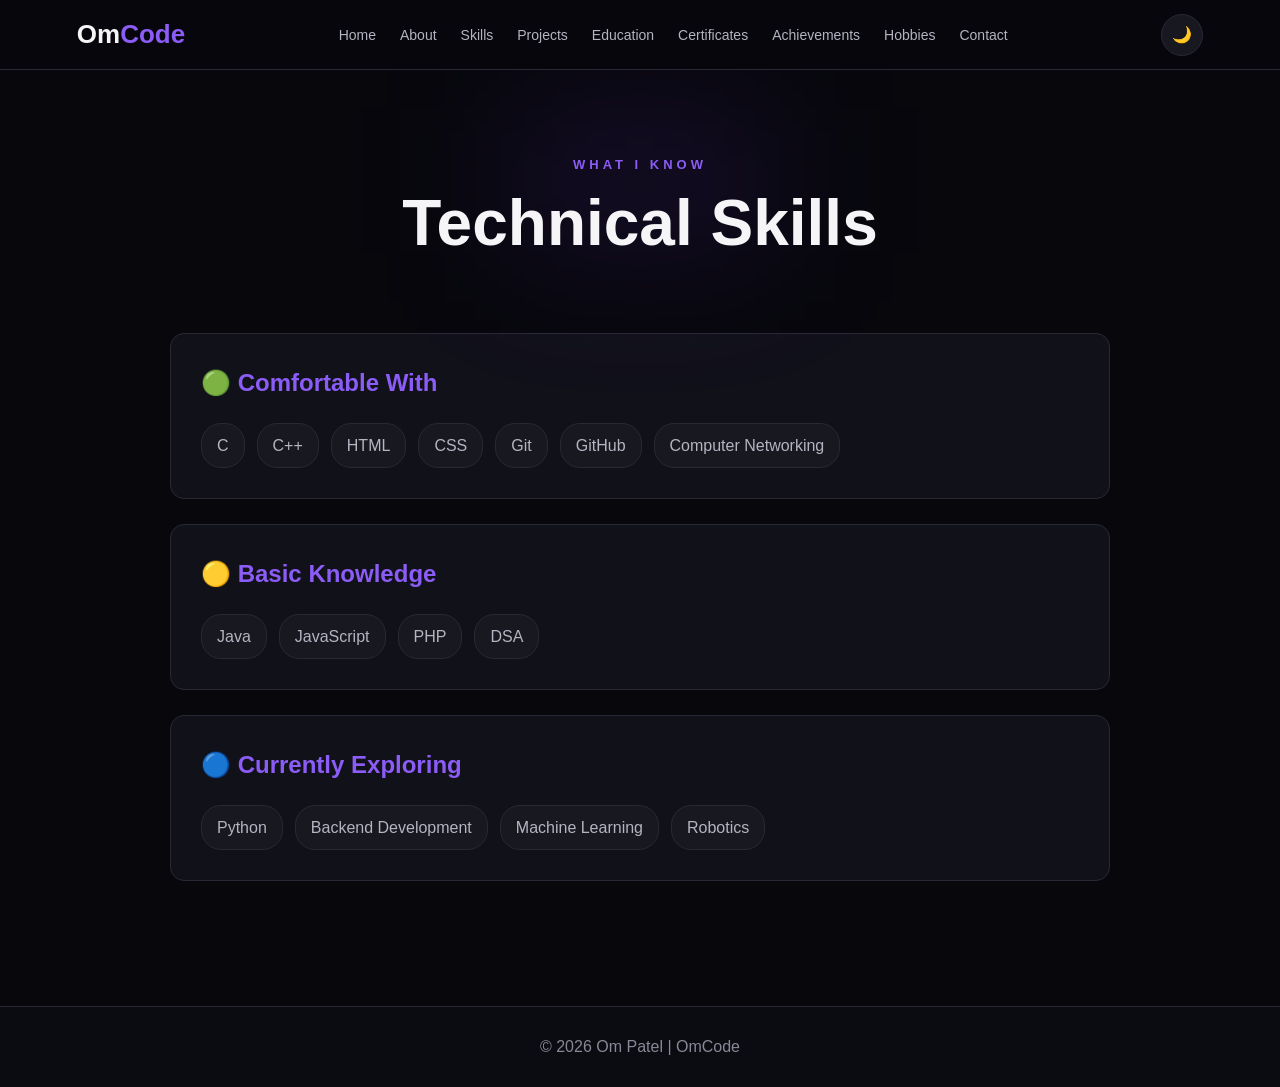
<file: skills.html>
<!DOCTYPE html>
<html lang="en">

<head>

    <meta charset="UTF-8">

    <meta name="viewport"
          content="width=device-width, initial-scale=1.0">

    <title>Skills | OmCode</title>

    <link rel="stylesheet"
          href="css/style.css">

</head>

<body>

<header>

<nav class="navbar">

<a href="index.html" class="logo">
    Om<span>Code</span>
</a>

<button class="menu-btn"
        onclick="toggleMenu()">☰</button>

<ul class="nav-links" id="navLinks">

<li><a href="index.html">Home</a></li>
<li><a href="about.html">About</a></li>
<li><a href="skills.html">Skills</a></li>
<li><a href="projects.html">Projects</a></li>
<li><a href="education.html">Education</a></li>
<li><a href="certificates.html">Certificates</a></li>
<li><a href="achievements.html">Achievements</a></li>
<li><a href="hobbies.html">Hobbies</a></li>
<li><a href="contact.html">Contact</a></li>

</ul>

<button class="theme-btn"
        onclick="toggleTheme()">🌙</button>

</nav>

</header>


<main>

<section class="page-header">

<p class="small-title">WHAT I KNOW</p>

<h1>Technical Skills</h1>

</section>


<section class="skills-container">


<div class="skill-category">

<h2>🟢 Comfortable With</h2>

<div class="skill-list">

<span>C</span>
<span>C++</span>
<span>HTML</span>
<span>CSS</span>
<span>Git</span>
<span>GitHub</span>
<span>Computer Networking</span>

</div>

</div>


<div class="skill-category">

<h2>🟡 Basic Knowledge</h2>

<div class="skill-list">

<span>Java</span>
<span>JavaScript</span>
<span>PHP</span>
<span>DSA</span>

</div>

</div>


<div class="skill-category">

<h2>🔵 Currently Exploring</h2>

<div class="skill-list">

<span>Python</span>
<span>Backend Development</span>
<span>Machine Learning</span>
<span>Robotics</span>

</div>

</div>


</section>

</main>


<footer>
<p>© 2026 Om Patel | OmCode</p>
</footer>


<script src="js/script.js"></script>

</body>
</html>
</file>
<file: css/style.css>
/* =========================================================
   OMCode - Premium Black Portfolio Theme
   Works with the existing OmCode HTML + JavaScript
========================================================= */

/* =========================
   RESET
========================= */
* {
    margin: 0;
    padding: 0;
    box-sizing: border-box;
}

html {
    scroll-behavior: smooth;
}

body {
    font-family: Arial, Helvetica, sans-serif;
    background: #07070c;
    color: #f4f4f5;
    line-height: 1.6;
    transition: background 0.3s ease, color 0.3s ease;
}

a {
    color: inherit;
    text-decoration: none;
}

button,
input,
textarea {
    font: inherit;
}

/* =========================
   NAVBAR
========================= */
.navbar {
    width: 100%;
    min-height: 70px;
    padding: 0 6%;
    display: flex;
    align-items: center;
    justify-content: space-between;
    border-bottom: 1px solid #20202a;
    background: rgba(7, 7, 12, 0.94);
    position: relative;
    z-index: 100;
}

.logo {
    font-size: 26px;
    font-weight: 800;
    color: #ffffff;
}

.logo span {
    color: #8b5cf6;
}

.nav-links {
    display: flex;
    list-style: none;
    gap: 24px;
    align-items: center;
}

.nav-links a {
    color: #a8a8b8;
    font-size: 14px;
    transition: 0.25s ease;
}

.nav-links a:hover {
    color: #ffffff;
}

.menu-btn {
    display: none;
    background: #12121a;
    border: 1px solid #292936;
    color: #ffffff;
    font-size: 22px;
    width: 42px;
    height: 42px;
    border-radius: 10px;
    cursor: pointer;
}

.theme-btn {
    border: 1px solid #30283f;
    background: #12121a;
    color: #ffffff;
    width: 42px;
    height: 42px;
    border-radius: 50%;
    cursor: pointer;
    transition: 0.25s ease;
}

.theme-btn:hover {
    border-color: #8b5cf6;
    transform: rotate(12deg);
}

/* =========================
   COMMON PAGE HEADER
========================= */
.page-header {
    text-align: center;
    padding: 85px 20px 55px;
    position: relative;
}

.page-header::before {
    content: "";
    position: absolute;
    width: 280px;
    height: 150px;
    top: 35px;
    left: 50%;
    transform: translateX(-50%);
    background: rgba(124, 58, 237, 0.12);
    filter: blur(70px);
    pointer-events: none;
}

.small-title {
    position: relative;
    color: #a78bfa;
    letter-spacing: 4px;
    font-size: 13px;
    font-weight: 700;
    margin-bottom: 12px;
}

.page-header h1 {
    position: relative;
    font-size: clamp(42px, 6vw, 64px);
    color: #ffffff;
    line-height: 1.1;
}

/* =========================
   BUTTONS
========================= */
.btn {
    display: inline-block;
    padding: 11px 20px;
    background: linear-gradient(135deg, #8b5cf6, #22d3ee);
    color: #ffffff;
    border-radius: 8px;
    border: 1px solid transparent;
    font-weight: 700;
    cursor: pointer;
    transition: 0.25s ease;
}

.btn:hover {
    transform: translateY(-3px);
    box-shadow: 0 10px 25px rgba(34, 211, 238, 0.14);
}

/* =========================
   HERO
========================= */
.hero {
    min-height: 80vh;
    padding: 80px 8%;
    display: flex;
    align-items: center;
    justify-content: space-between;
    gap: 50px;
    position: relative;
    overflow: hidden;
}

.hero::before {
    content: "";
    position: absolute;
    width: 450px;
    height: 450px;
    right: 5%;
    top: 10%;
    background: rgba(124, 58, 237, 0.12);
    filter: blur(90px);
    pointer-events: none;
}

.hero-text {
    max-width: 650px;
    position: relative;
    z-index: 2;
}

.hero h1 {
    font-size: clamp(45px, 8vw, 80px);
    line-height: 1.1;
    color: #ffffff;
}

.hero h2 {
    color: #c4b5fd;
    font-size: 24px;
    margin: 15px 0;
}

.hero p {
    color: #aaaaba;
    max-width: 600px;
    margin-bottom: 25px;
}

.hero-image img {
    width: 280px;
    height: 280px;
    object-fit: cover;
    border-radius: 50%;
    border: 4px solid #8b5cf6;
    box-shadow: 0 0 45px rgba(139, 92, 246, 0.18);
}

.hero-buttons {
    display: flex;
    gap: 15px;
    flex-wrap: wrap;
}

.btn.secondary {
    background: transparent;
    color: #c4b5fd;
    border: 1px solid #5b3b91;
}

.social-links {
    margin-top: 25px;
    display: flex;
    gap: 22px;
}

.social-links a {
    color: #a78bfa;
    font-weight: 700;
}

.social-links a:hover {
    color: #22d3ee;
}

/* =========================
   HOME INFO
========================= */
.home-info {
    padding: 40px 8% 80px;
    display: grid;
    grid-template-columns: repeat(3, 1fr);
    gap: 22px;
}

.info-card {
    background: #11111a;
    border: 1px solid #292936;
    padding: 27px;
    border-radius: 14px;
    transition: 0.3s ease;
}

.info-card:hover {
    transform: translateY(-6px);
    border-color: #8b5cf6;
}

.info-card h3 {
    margin-bottom: 10px;
    color: #c4b5fd;
}

/* =========================
   ABOUT
========================= */
.about-section {
    max-width: 1100px;
    margin: auto;
    padding: 40px 30px 100px;
    display: grid;
    grid-template-columns: 300px 1fr;
    gap: 60px;
    align-items: center;
}

.about-image img {
    width: 100%;
    border-radius: 18px;
    border: 1px solid #30283f;
}

.about-text h2 {
    margin-bottom: 20px;
    color: #c4b5fd;
}

.about-text p {
    color: #b1b1c0;
    margin-bottom: 15px;
}

.about-details {
    margin-top: 25px;
    padding: 20px;
    background: #11111a;
    border: 1px solid #292936;
    border-radius: 12px;
}

/* =========================
   SKILLS
========================= */
.skills-container {
    max-width: 1000px;
    margin: auto;
    padding: 20px 30px 100px;
}

.skill-category {
    background: #11111a;
    border: 1px solid #292936;
    border-radius: 14px;
    padding: 30px;
    margin-bottom: 25px;
    transition: 0.3s ease;
}

.skill-category:hover {
    border-color: #5b3b91;
}

.skill-category h2 {
    margin-bottom: 20px;
    color: #ffffff;
}

.skill-list {
    display: flex;
    flex-wrap: wrap;
    gap: 12px;
}

.skill-list span {
    padding: 9px 15px;
    border-radius: 20px;
    background: #181820;
    color: #c7c7d2;
    border: 1px solid #30303d;
}

/* =========================
   PROJECTS
========================= */
.projects-grid {
    max-width: 1150px;
    margin: auto;
    padding: 20px 30px 100px;
    display: grid;
    grid-template-columns: repeat(3, 1fr);
    gap: 25px;
}

.project-card {
    overflow: hidden;
    background: #11111a;
    border: 1px solid #30283f;
    border-radius: 14px;
    transition: 0.3s ease;
}

.project-card:hover {
    transform: translateY(-7px);
    border-color: #8b5cf6;
    box-shadow: 0 18px 45px rgba(0, 0, 0, 0.35);
}

.project-card img {
    width: 100%;
    height: 180px;
    object-fit: cover;
    background: #0d0d13;
    display: block;
}

.project-content {
    padding: 22px;
}

.project-content h2 {
    color: #ffffff;
    margin-bottom: 10px;
}

.project-content p {
    color: #a9a9b8;
    margin-bottom: 12px;
}

.project-content .tech {
    display: inline-block;
    color: #67e8f9;
    font-size: 13px;
    background: #111c21;
    border: 1px solid #164e63;
    padding: 5px 10px;
    border-radius: 20px;
}

.project-links {
    display: flex;
    gap: 10px;
    margin-top: 18px;
    flex-wrap: wrap;
}

.project-links a {
    color: #ffffff;
    font-weight: 700;
    border: 1px solid #44305f;
    padding: 8px 14px;
    border-radius: 8px;
}

.project-links a:hover {
    border-color: #22d3ee;
}

/* =========================
   EDUCATION
========================= */
.timeline {
    max-width: 900px;
    margin: auto;
    padding: 20px 30px 100px;
    position: relative;
}

.education-card {
    background: #11111a;
    border: 1px solid #30283f;
    border-left: 3px solid #8b5cf6;
    padding: 30px;
    margin-bottom: 25px;
    border-radius: 14px;
    transition: 0.3s ease;
}

.education-card:hover {
    transform: translateX(4px);
    border-left-color: #22d3ee;
}

.education-year {
    display: inline-block;
    color: #c4b5fd;
    font-weight: 700;
    background: #181421;
    border: 1px solid #44305f;
    padding: 5px 12px;
    border-radius: 20px;
    margin-bottom: 10px;
}

.education-card h2 {
    color: #ffffff;
    margin-top: 5px;
}

.education-card h3 {
    color: #22d3ee;
}

/* =========================
   CERTIFICATES
========================= */
.certificate-grid {
    max-width: 1150px;
    margin: 30px auto 100px;
    padding: 0 30px;
    display: grid;
    grid-template-columns: repeat(3, 1fr);
    gap: 22px;
}

.certificate-card {
    background: #11111a;
    border: 1px solid #30283f;
    padding: 26px;
    border-radius: 14px;
    transition: 0.3s ease;
}

.certificate-card:hover {
    border-color: #8b5cf6;
    transform: translateY(-6px);
    box-shadow: 0 15px 35px rgba(0, 0, 0, 0.3);
}

.certificate-card h2 {
    color: #ffffff;
    font-size: 20px;
    margin-bottom: 16px;
}

.certificate-card p {
    color: #a7a7b5;
    margin-bottom: 10px;
    font-size: 14px;
}

.certificate-card .btn {
    margin-top: 8px;
}

/* =========================
   ACHIEVEMENTS
========================= */
.achievement-grid {
    max-width: 1100px;
    margin: 30px auto 100px;
    padding: 0 25px;
    display: grid;
    grid-template-columns: repeat(2, 1fr);
    gap: 22px;
}

.achievement-card {
    position: relative;
    background: #11111a;
    border: 1px solid #30283f;
    border-radius: 16px;
    padding: 30px;
    min-height: 220px;
    transition: 0.3s ease;
    overflow: hidden;
}

.achievement-card::before {
    content: "";
    position: absolute;
    width: 100px;
    height: 100px;
    top: -50px;
    right: -30px;
    background: rgba(139, 92, 246, 0.13);
    filter: blur(30px);
}

.achievement-card:hover {
    transform: translateY(-6px);
    border-color: #8b5cf6;
}

.achievement-icon {
    width: 45px;
    height: 45px;
    display: flex;
    align-items: center;
    justify-content: center;
    background: #191520;
    border: 1px solid #3f3153;
    border-radius: 11px;
    font-size: 21px;
    margin-bottom: 15px;
}

.achievement-card h2 {
    color: #c4b5fd;
    font-size: 21px;
    margin-bottom: 12px;
}

.achievement-intro {
    color: #c4c4d0;
    font-size: 15px;
    line-height: 1.7;
    margin-bottom: 16px;
}

.achievement-card ul {
    list-style: none;
    margin: 0;
    padding: 0;
}

.achievement-card li {
    color: #9f9faf;
    font-size: 14px;
    padding: 8px 0;
    border-bottom: 1px solid #24242e;
}

.achievement-card li:last-child {
    border-bottom: none;
}

.achievement-card li::before {
    content: "→";
    color: #22d3ee;
    margin-right: 9px;
    font-weight: bold;
}

.achievement-info {
    display: flex;
    justify-content: space-between;
    align-items: center;
    background: #181820;
    border: 1px solid #30303d;
    padding: 12px 15px;
    border-radius: 9px;
    margin-top: 18px;
}

.achievement-info span {
    color: #9999a8;
    font-size: 14px;
}

.achievement-info strong {
    color: #67e8f9;
    font-size: 16px;
}

/* =========================
   HOBBIES
========================= */
.hobby-grid {
    max-width: 1050px;
    margin: auto;
    padding: 20px 30px 100px;
    display: grid;
    grid-template-columns: repeat(4, 1fr);
    gap: 20px;
}

.hobby-card {
    text-align: center;
    background: #11111a;
    padding: 30px 15px;
    border-radius: 14px;
    border: 1px solid #30283f;
    transition: 0.3s ease;
}

.hobby-card:hover {
    transform: translateY(-5px);
    border-color: #8b5cf6;
}

.hobby-card span {
    font-size: 40px;
}

.hobby-card h2 {
    margin: 10px 0;
    color: #ffffff;
}

.hobby-card p {
    color: #9f9faf;
}

/* =========================
   CONTACT
========================= */
.contact-container {
    max-width: 1050px;
    margin: auto;
    padding: 20px 30px 100px;
    display: grid;
    grid-template-columns: 1fr 1fr;
    gap: 30px;
}

.contact-info,
.contact-form {
    background: #11111a;
    padding: 30px;
    border-radius: 14px;
    border: 1px solid #30283f;
}

.contact-info h2,
.contact-form h2 {
    color: #c4b5fd;
    margin-bottom: 20px;
}

.contact-item {
    margin-top: 20px;
}

.contact-item h3 {
    color: #ffffff;
}

.contact-item a {
    color: #22d3ee;
}

.contact-form input,
.contact-form textarea {
    width: 100%;
    padding: 13px;
    margin-bottom: 15px;
    border: 1px solid #30303d;
    border-radius: 8px;
    background: #09090f;
    color: #ffffff;
    outline: none;
    transition: 0.25s ease;
}

.contact-form input:focus,
.contact-form textarea:focus {
    border-color: #8b5cf6;
    box-shadow: 0 0 0 3px rgba(139, 92, 246, 0.1);
}

.contact-form textarea {
    resize: vertical;
}

/* =========================
   ACADEMIC PERFORMANCE
========================= */
.academic-performance {
    max-width: 1050px;
    margin: auto;
    padding: 20px 30px 100px;
}

.academic-card {
    background: #11111a;
    border: 1px solid #30283f;
    padding: 30px;
    border-radius: 14px;
    margin-bottom: 25px;
    transition: 0.3s ease;
}

.academic-card:hover {
    border-color: #8b5cf6;
    transform: translateY(-4px);
}

.academic-card h2 {
    color: #c4b5fd;
    margin-bottom: 12px;
}

.academic-card h3 {
    color: #ffffff;
    margin-bottom: 5px;
}

.academic-card > p {
    color: #9999aa;
    margin-bottom: 25px;
}

.marks-grid {
    display: grid;
    grid-template-columns: repeat(3, 1fr);
    gap: 15px;
    margin-bottom: 25px;
}

.marks-item {
    background: #181820;
    border: 1px solid #30303d;
    padding: 18px;
    border-radius: 10px;
    text-align: center;
}

.marks-item span {
    display: block;
    color: #9999aa;
    font-size: 14px;
    margin-bottom: 6px;
}

.marks-item strong {
    color: #67e8f9;
    font-size: 20px;
}

/* =========================
   HOME FULL SECTION
========================= */
.home {
    min-height: calc(100vh - 70px);
    position: relative;
    display: flex;
    align-items: center;
    justify-content: center;
    text-align: center;
    overflow: hidden;
    background-color: #07070c;
    background-image: url("../images/home-background.jpg");
    background-size: cover;
    background-position: center;
    background-attachment: fixed;
}

.home-overlay {
    position: absolute;
    inset: 0;
    background:
        radial-gradient(circle at 75% 50%, rgba(34, 211, 238, 0.08), transparent 30%),
        linear-gradient(135deg, rgba(7, 7, 12, 0.96), rgba(7, 7, 12, 0.82));
}

.home-content {
    position: relative;
    z-index: 2;
    max-width: 850px;
    padding: 30px;
}

.welcome {
    color: #a78bfa;
    font-size: 15px;
    letter-spacing: 5px;
    font-weight: bold;
    margin-bottom: 12px;
}

.home-content h1 {
    font-size: clamp(55px, 9vw, 100px);
    line-height: 1;
    color: #ffffff;
    margin-bottom: 20px;
    letter-spacing: -3px;
}

.home-content h2 {
    color: #c4b5fd;
    font-size: clamp(20px, 3vw, 30px);
    font-weight: 400;
    margin-bottom: 20px;
}

.intro {
    max-width: 650px;
    margin: 0 auto 30px;
    color: #b4b4c2;
    font-size: 17px;
    line-height: 1.8;
}

.home-buttons {
    display: flex;
    justify-content: center;
    gap: 15px;
    flex-wrap: wrap;
}

.home-btn {
    display: inline-block;
    padding: 13px 24px;
    border-radius: 8px;
    font-weight: bold;
    transition: 0.3s;
}

.home-btn.primary {
    background: linear-gradient(135deg, #8b5cf6, #22d3ee);
    color: #ffffff;
}

.home-btn.secondary {
    border: 1px solid #5b3b91;
    color: #c4b5fd;
    background: rgba(10, 10, 15, 0.65);
}

.home-btn:hover {
    transform: translateY(-4px);
}

.home-social {
    margin-top: 30px;
    display: flex;
    justify-content: center;
    gap: 25px;
}

.home-social a {
    color: #a5a5b5;
    transition: 0.3s;
}

.home-social a:hover {
    color: #22d3ee;
}

.scroll-down {
    position: absolute;
    bottom: 25px;
    left: 50%;
    transform: translateX(-50%);
    color: #777787;
    font-size: 12px;
    z-index: 2;
}

.scroll-down div {
    font-size: 25px;
    color: #8b5cf6;
    animation: scrollArrow 1.5s infinite;
}

@keyframes scrollArrow {
    0% { transform: translateY(0); }
    50% { transform: translateY(7px); }
    100% { transform: translateY(0); }
}

/* =========================
   FOOTER
========================= */
footer {
    text-align: center;
    padding: 27px;
    border-top: 1px solid #20202a;
    color: #777787;
    background: #0b0b12;
}

/* =========================
   LIGHT MODE
========================= */
body.light {
    background: #f7f5ff;
    color: #18151f;
}

body.light .navbar {
    background: rgba(250, 249, 255, 0.96);
    border-color: #ddd7ed;
}

body.light .logo {
    color: #17131f;
}

body.light .nav-links a {
    color: #625d72;
}

body.light .nav-links a:hover {
    color: #6d28d9;
}

body.light .theme-btn {
    background: #ffffff;
    color: #222;
    border-color: #ddd7ed;
}

body.light .page-header h1,
body.light .hero h1,
body.light .project-content h2,
body.light .education-card h2,
body.light .certificate-card h2,
body.light .hobby-card h2,
body.light .contact-item h3,
body.light .academic-card h3 {
    color: #17131f;
}

body.light .info-card,
body.light .skill-category,
body.light .project-card,
body.light .education-card,
body.light .certificate-card,
body.light .achievement-card,
body.light .hobby-card,
body.light .contact-info,
body.light .contact-form,
body.light .about-details,
body.light .academic-card {
    background: #ffffff;
    border-color: #ddd7ed;
}

body.light .hero h2 {
    color: #6d28d9;
}

body.light .hero p,
body.light .about-text p,
body.light .project-content p,
body.light .certificate-card p,
body.light .hobby-card p,
body.light .achievement-intro {
    color: #625d72;
}

body.light .skill-list span,
body.light .marks-item,
body.light .achievement-info {
    background: #f4f1fb;
    border-color: #ddd7ed;
}

body.light .contact-form input,
body.light .contact-form textarea {
    background: #ffffff;
    color: #18151f;
    border-color: #d8d2e5;
}

body.light footer {
    background: #f1eef8;
    border-color: #ddd7ed;
}

/* =========================
   MOBILE / TABLET
========================= */
@media (max-width: 900px) {

    .navbar {
        padding: 0 5%;
    }

    .menu-btn {
        display: block;
        margin-left: auto;
        margin-right: 10px;
    }

    .nav-links {
        display: none;
        position: absolute;
        top: 70px;
        left: 0;
        width: 100%;
        background: #0b0b12;
        border-bottom: 1px solid #292936;
        flex-direction: column;
        padding: 18px 20px;
        gap: 0;
        text-align: left;
        z-index: 1000;
    }

    .nav-links.active {
        display: flex;
    }

    .nav-links li {
        width: 100%;
    }

    .nav-links a {
        display: block;
        padding: 12px 10px;
    }

    body.light .nav-links {
        background: #faf9ff;
        border-color: #ddd7ed;
    }

    .hero {
        flex-direction: column-reverse;
        text-align: center;
        padding-top: 55px;
    }

    .hero-buttons,
    .social-links {
        justify-content: center;
    }

    .home-info {
        grid-template-columns: 1fr;
    }

    .about-section {
        grid-template-columns: 1fr;
        text-align: center;
    }

    .projects-grid {
        grid-template-columns: repeat(2, 1fr);
    }

    .certificate-grid {
        grid-template-columns: repeat(2, 1fr);
    }

    .achievement-grid {
        grid-template-columns: 1fr;
    }

    .hobby-grid {
        grid-template-columns: repeat(2, 1fr);
    }

    .contact-container {
        grid-template-columns: 1fr;
    }

    .marks-grid {
        grid-template-columns: repeat(2, 1fr);
    }
}

@media (max-width: 600px) {

    .navbar {
        min-height: 65px;
    }

    .nav-links {
        top: 65px;
    }

    .hero {
        padding: 50px 20px;
    }

    .hero h1 {
        font-size: 45px;
    }

    .hero h2 {
        font-size: 20px;
    }

    .hero-image img {
        width: 220px;
        height: 220px;
    }

    .page-header {
        padding: 65px 20px 40px;
    }

    .page-header h1 {
        font-size: 40px;
    }

    .projects-grid,
    .certificate-grid,
    .hobby-grid {
        grid-template-columns: 1fr;
        padding-left: 20px;
        padding-right: 20px;
    }

    .achievement-grid {
        padding: 0 18px;
    }

    .timeline,
    .academic-performance,
    .skills-container,
    .contact-container {
        padding-left: 20px;
        padding-right: 20px;
    }

    .marks-grid {
        grid-template-columns: 1fr;
    }

    .home {
        min-height: calc(100vh - 65px);
        background-attachment: scroll;
    }

    .home-content {
        padding: 25px 20px;
    }

    .home-content h1 {
        font-size: 55px;
        letter-spacing: -2px;
    }

    .home-content h2 {
        font-size: 21px;
    }

    .intro {
        font-size: 15px;
    }

    .home-social {
        gap: 18px;
    }
}

/* =====================================================
   AUTOMATIC DARK / LIGHT THEME
===================================================== */

/* ---------- DARK THEME ---------- */

:root {
    --bg: #07070c;
    --bg-soft: #0b0b12;
    --card: #11111a;
    --card-soft: #181820;

    --text: #f5f5f7;
    --text-soft: #b4b4c2;
    --text-muted: #888896;

    --border: #292936;
    --border-soft: #30283f;

    --primary: #8b5cf6;
    --secondary: #22d3ee;

    --input-bg: #09090f;
    --navbar-bg: rgba(7, 7, 12, 0.94);
}


/* ---------- LIGHT THEME ---------- */

body.light {

    --bg: #f7f5ff;
    --bg-soft: #f1eef8;
    --card: #ffffff;
    --card-soft: #f4f1fb;

    --text: #17131f;
    --text-soft: #575267;
    --text-muted: #777184;

    --border: #ddd7ed;
    --border-soft: #e5def3;

    --primary: #6d28d9;
    --secondary: #0891b2;

    --input-bg: #ffffff;
    --navbar-bg: rgba(250, 249, 255, 0.96);
}


/* =====================================================
   GLOBAL
===================================================== */

body {
    background: var(--bg);
    color: var(--text);
}


/* =====================================================
   NAVBAR
===================================================== */

.navbar {
    background: var(--navbar-bg);
    border-color: var(--border);
}

.logo {
    color: var(--text);
}

.logo span {
    color: var(--primary);
}

.nav-links a {
    color: var(--text-soft);
}

.nav-links a:hover {
    color: var(--primary);
}

.theme-btn {
    background: var(--card-soft);
    color: var(--text);
    border-color: var(--border);
}


/* =====================================================
   HEADINGS
===================================================== */

.page-header h1,
.hero h1,
.home-content h1 {
    color: var(--text);
}

.small-title,
.welcome {
    color: var(--primary);
}


/* =====================================================
   NORMAL TEXT
===================================================== */

.hero p,
.about-text p,
.project-content p,
.certificate-card p,
.hobby-card p,
.intro,
.achievement-intro {
    color: var(--text-soft);
}


/* =====================================================
   CARDS
===================================================== */

.info-card,
.skill-category,
.project-card,
.education-card,
.certificate-card,
.achievement-card,
.hobby-card,
.contact-info,
.contact-form,
.about-details,
.academic-card {
    background: var(--card);
    border-color: var(--border);
}


/* Card hover */

.info-card:hover,
.project-card:hover,
.certificate-card:hover,
.achievement-card:hover,
.hobby-card:hover,
.academic-card:hover {
    border-color: var(--primary);
}


/* =====================================================
   CARD HEADINGS
===================================================== */

.info-card h3,
.about-text h2,
.skill-category h2,
.contact-info h2,
.contact-form h2,
.academic-card h2,
.achievement-card h2 {
    color: var(--primary);
}

.project-content h2,
.education-card h2,
.certificate-card h2,
.hobby-card h2,
.contact-item h3,
.academic-card h3 {
    color: var(--text);
}


/* =====================================================
   SKILLS
===================================================== */

.skill-list span {
    background: var(--card-soft);
    color: var(--text-soft);
    border-color: var(--border);
}


/* =====================================================
   PROJECTS
===================================================== */

.project-content .tech {
    color: var(--secondary);
    background: var(--card-soft);
    border-color: var(--border);
}

.project-links a {
    color: var(--text);
    border-color: var(--border-soft);
}

.project-links a:hover {
    color: var(--secondary);
    border-color: var(--secondary);
}


/* =====================================================
   EDUCATION
===================================================== */

.education-year {
    color: var(--primary);
    background: var(--card-soft);
    border-color: var(--border);
}

.education-card h3 {
    color: var(--secondary);
}


/* =====================================================
   CERTIFICATES
===================================================== */

.certificate-card p {
    color: var(--text-muted);
}


/* =====================================================
   ACHIEVEMENTS
===================================================== */

.achievement-card li {
    color: var(--text-muted);
    border-color: var(--border);
}

.achievement-info {
    background: var(--card-soft);
    border-color: var(--border);
}

.achievement-info span {
    color: var(--text-muted);
}

.achievement-info strong {
    color: var(--secondary);
}


/* =====================================================
   HOBBIES
===================================================== */

.hobby-card h2 {
    color: var(--text);
}


/* =====================================================
   CONTACT
===================================================== */

.contact-item h3 {
    color: var(--text);
}

.contact-item a {
    color: var(--secondary);
}

.contact-form input,
.contact-form textarea {
    background: var(--input-bg);
    color: var(--text);
    border-color: var(--border);
}

.contact-form input::placeholder,
.contact-form textarea::placeholder {
    color: var(--text-muted);
}

.contact-form input:focus,
.contact-form textarea:focus {
    border-color: var(--primary);
}


/* =====================================================
   ACADEMIC PERFORMANCE
===================================================== */

.academic-card > p {
    color: var(--text-muted);
}

.marks-item {
    background: var(--card-soft);
    border-color: var(--border);
}

.marks-item span {
    color: var(--text-muted);
}

.marks-item strong {
    color: var(--secondary);
}


/* =====================================================
   HOME
===================================================== */

.home {
    background-color: var(--bg);
}

.home-content h2 {
    color: var(--primary);
}

.intro {
    color: var(--text-soft);
}

.home-social a {
    color: var(--text-soft);
}

.home-social a:hover {
    color: var(--secondary);
}


/* =====================================================
   BUTTONS
===================================================== */

.btn,
.home-btn.primary {
    background: linear-gradient(
        135deg,
        var(--primary),
        var(--secondary)
    );

    color: #ffffff;
}

.btn.secondary,
.home-btn.secondary {
    background: transparent;
    color: var(--primary);
    border-color: var(--primary);
}


/* =====================================================
   FOOTER
===================================================== */

footer {
    background: var(--bg-soft);
    border-color: var(--border);
    color: var(--text-muted);
}


/* =====================================================
   MOBILE MENU
===================================================== */

@media (max-width: 900px) {

    .nav-links {
        background: var(--bg-soft);
        border-color: var(--border);
    }

    .nav-links a {
        color: var(--text-soft);
    }

    .nav-links a:hover {
        color: var(--primary);
    }

}

/* =====================================================
   HOME HERO - ALWAYS VISIBLE TEXT
===================================================== */

.home-content h1 {
    color: #ffffff !important;
}

.home-content h2 {
    color: #c4b5fd !important;
}

.home-content .intro {
    color: #e5e7eb !important;
}

.home-content .welcome {
    color: #a78bfa !important;
}

.home-social a {
    color: #e5e7eb !important;
}

.home-social a:hover {
    color: #22d3ee !important;
}

.scroll-down {
    color: #cbd5e1 !important;
}

.scroll-down div {
    color: #a78bfa !important;
}


/* HOME BUTTONS */

.home-btn.primary {
    color: #ffffff !important;

    background: linear-gradient(
        135deg,
        #7c3aed,
        #06b6d4
    ) !important;
}

.home-btn.secondary {
    color: #ffffff !important;

    border-color: #8b5cf6 !important;

    background: rgba(0, 0, 0, 0.35) !important;
}

.home-btn.secondary:hover {
    background: #8b5cf6 !important;
    color: #ffffff !important;
}
</file>
